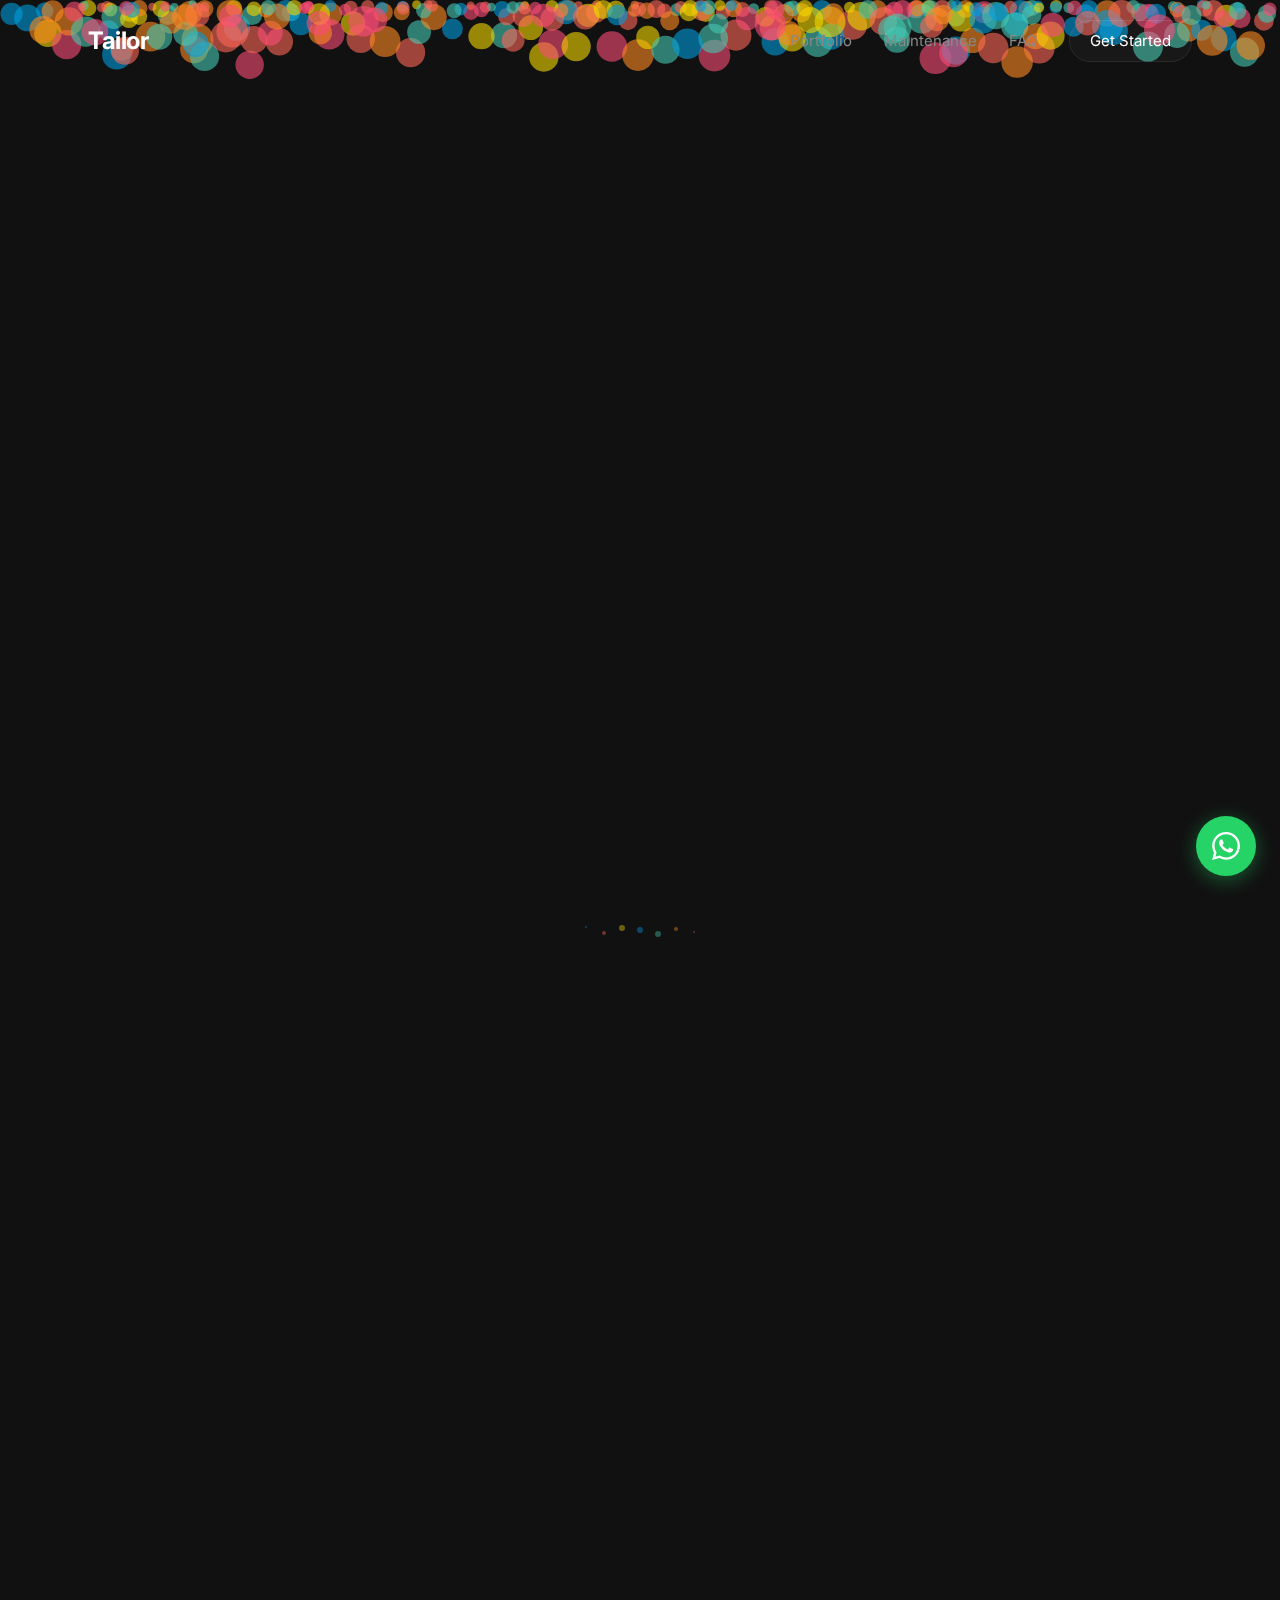
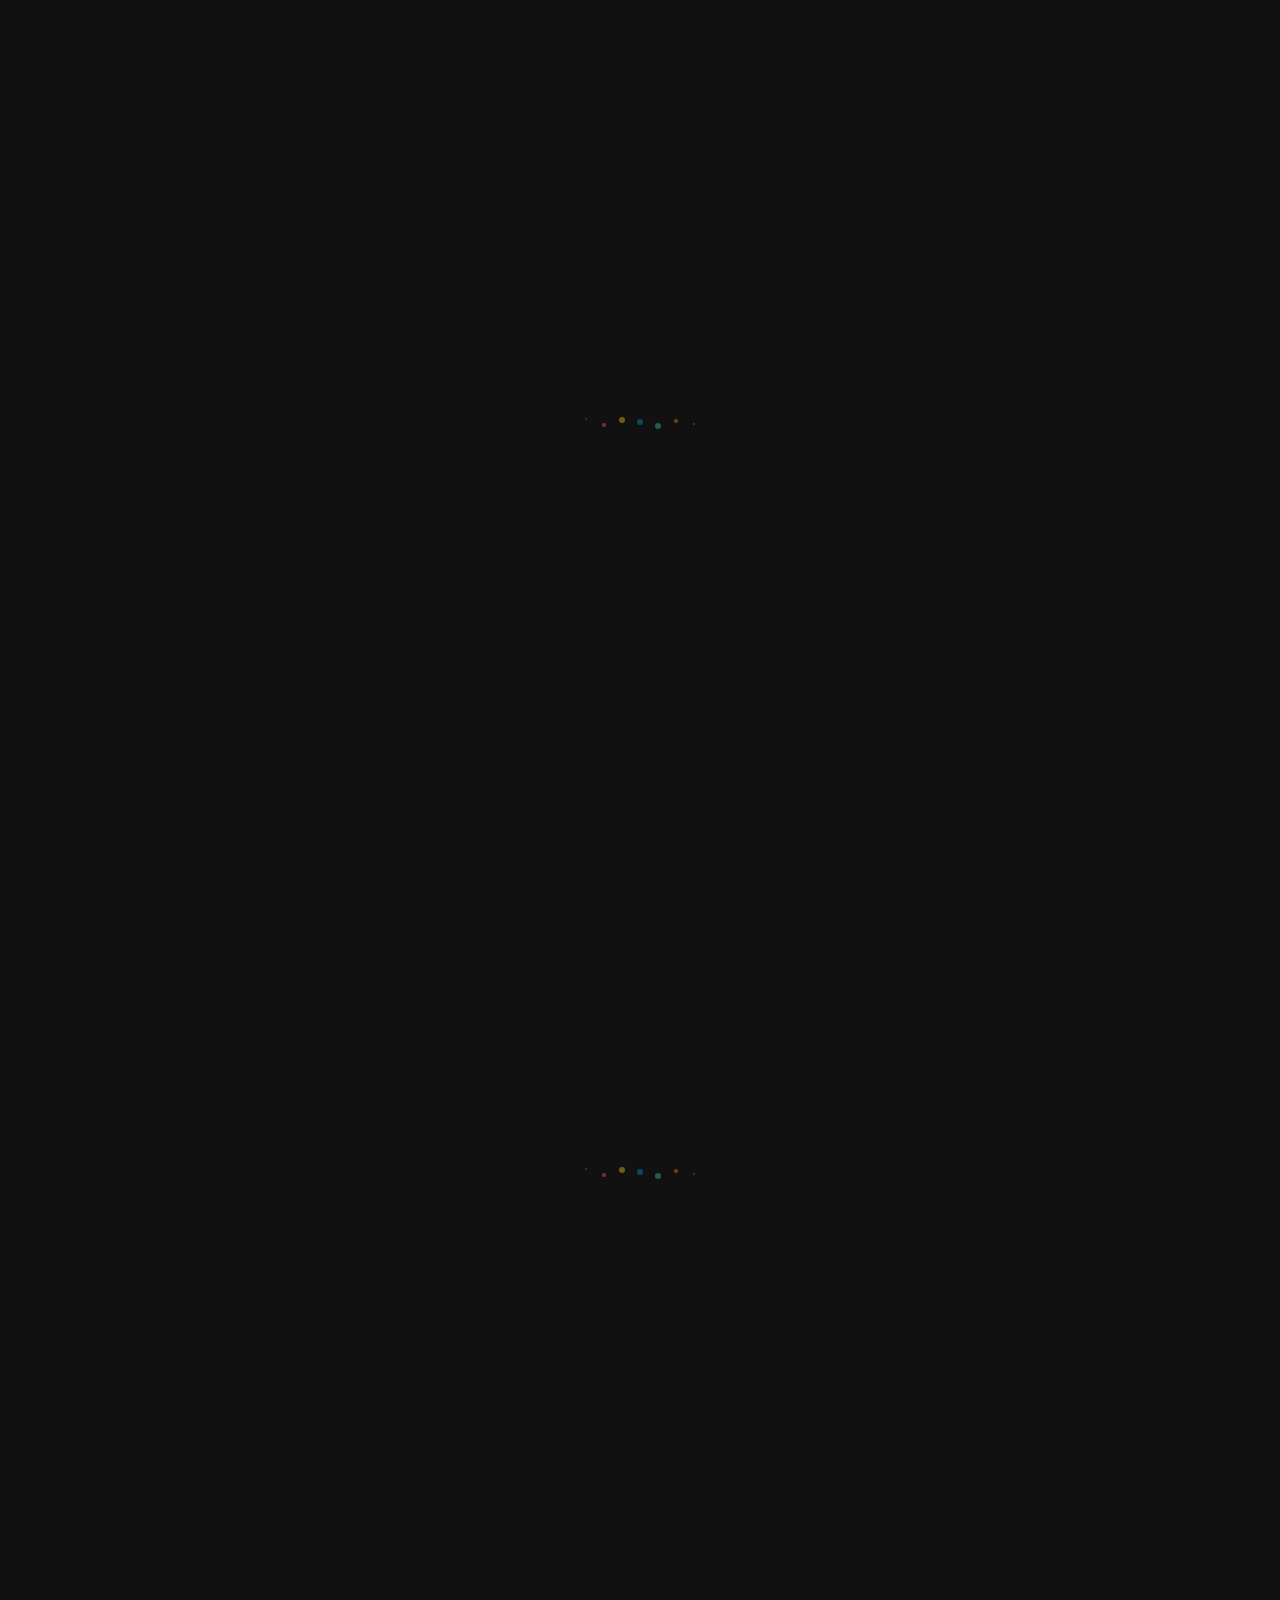
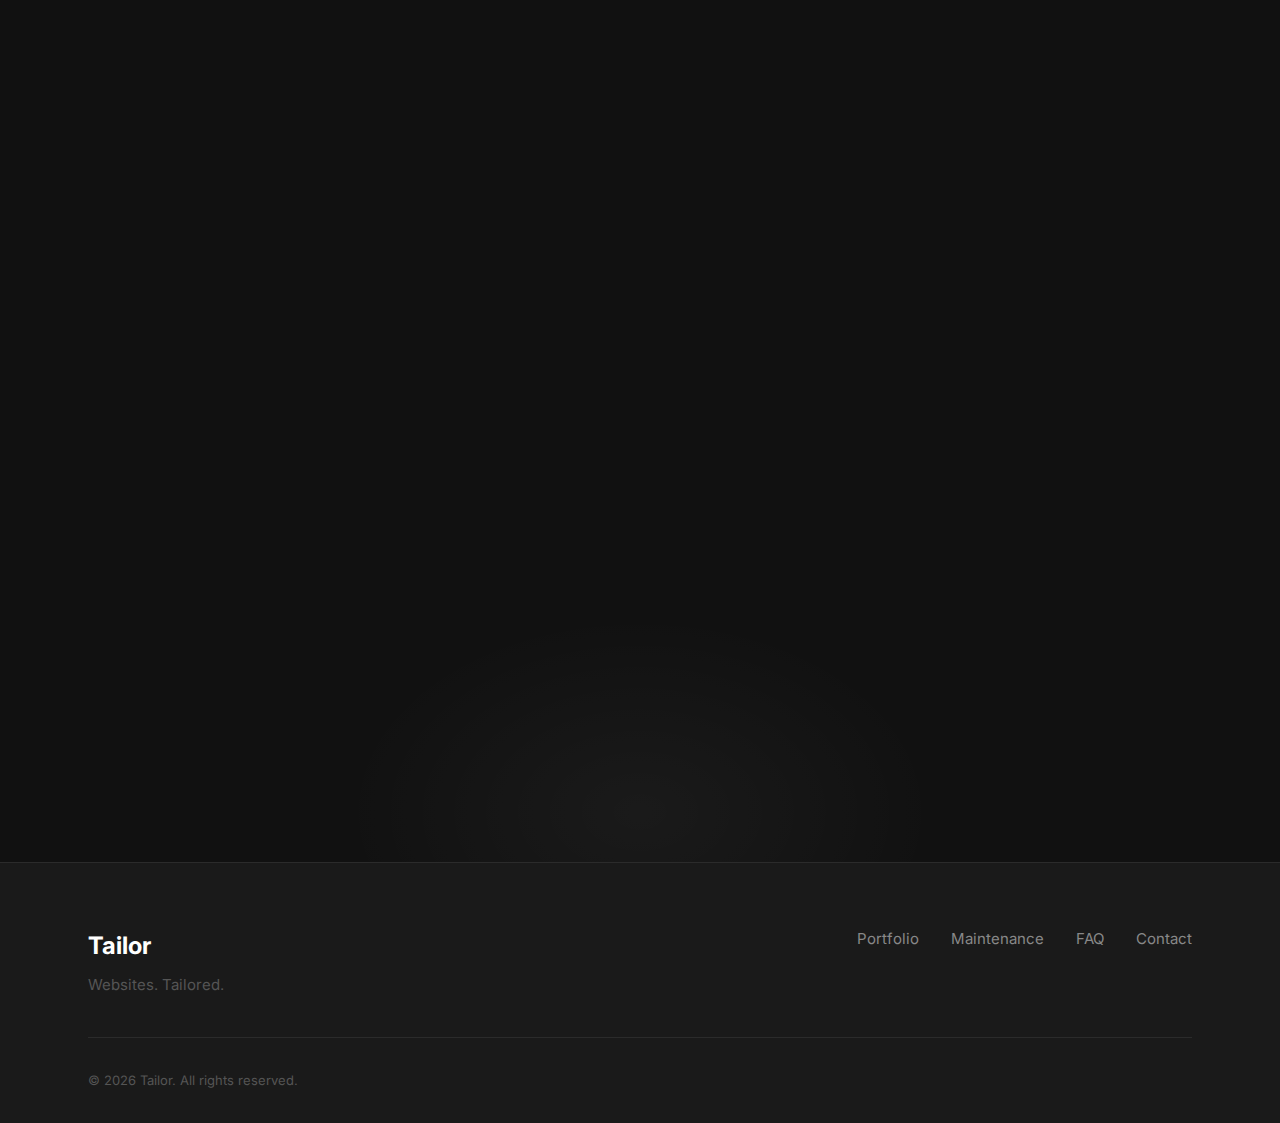
<file: index.html>
<!DOCTYPE html>
<html lang="en">

<head>
    <meta charset="UTF-8">
    <meta name="viewport" content="width=device-width, initial-scale=1.0">
    <meta name="description"
        content="Tailor creates custom websites built by AI and refined by humans. Premium web design for busy professionals and small businesses. From €200.">
    <meta name="theme-color" content="#111111">
    <meta name="robots" content="index, follow">
    <meta name="author" content="Tailor">
    <meta property="og:title" content="Tailor — Websites. Tailored.">
    <meta property="og:description"
        content="Custom websites built by AI, refined by humans. Premium web design from €200.">
    <meta property="og:type" content="website">
    <meta property="og:url" content="https://nixocode.github.io/Tailor/">
    <meta name="twitter:card" content="summary_large_image">
    <meta name="twitter:title" content="Tailor — Websites. Tailored.">
    <meta name="twitter:description"
        content="Custom websites built by AI, refined by humans. Premium web design from €200.">

    <!-- Security headers -->
    <meta http-equiv="X-Content-Type-Options" content="nosniff">
    <meta http-equiv="X-Frame-Options" content="SAMEORIGIN">
    <meta http-equiv="X-XSS-Protection" content="1; mode=block">
    <meta name="referrer" content="strict-origin-when-cross-origin">
    <meta http-equiv="Permissions-Policy" content="geolocation=(), microphone=(), camera=()">

    <title>Tailor — Websites. Tailored.</title>

    <!-- Favicon -->
    <link rel="icon"
        href="data:image/svg+xml,<svg xmlns='http://www.w3.org/2000/svg' viewBox='0 0 32 32'><rect width='32' height='32' rx='6' fill='%23111'/><text x='50%25' y='50%25' dominant-baseline='central' text-anchor='middle' font-family='Inter,sans-serif' font-weight='700' font-size='20' fill='white'>T</text></svg>">

    <!-- Preconnect -->
    <link rel="preconnect" href="https://fonts.googleapis.com">
    <link rel="preconnect" href="https://fonts.gstatic.com" crossorigin>
    <link href="https://fonts.googleapis.com/css2?family=Inter:wght@400;500;600;700&display=swap" rel="stylesheet">

    <link rel="stylesheet" href="styles.css">
</head>

<body>
    <div class="cursor-glow" id="cursor-glow" aria-hidden="true"></div>
    <a href="#main" class="skip-link">Skip to main content</a>

    <!-- Navigation -->
    <nav class="nav" id="nav" role="navigation" aria-label="Main navigation">
        <div class="nav-container">
            <a href="#" class="nav-logo" aria-label="Tailor - Home">Tailor</a>
            <div class="nav-links">
                <a href="portfolio.html">Portfolio</a>
                <a href="maintenance.html">Maintenance</a>
                <a href="#faq">FAQ</a>
                <a href="#contact" class="nav-cta">Get Started</a>
            </div>
        </div>
    </nav>

    <main id="main">
        <!-- Hero -->
        <section class="hero" id="hero" aria-labelledby="hero-title">
            <canvas class="hero-canvas" id="hero-canvas" aria-hidden="true"></canvas>
            <div class="hero-content">
                <h1 class="hero-title" id="hero-title">
                    <span>Websites.</span>
                    <span class="text-accent">Tailored.</span>
                </h1>
                <p class="hero-subtitle">
                    Custom websites built by AI, refined by humans.<br>
                    Launch in days, not months.
                </p>
                <div class="hero-ctas">
                    <a href="#contact" class="btn btn-primary">
                        <span>Get Started</span>
                        <svg width="18" height="18" viewBox="0 0 24 24" fill="none" stroke="currentColor"
                            stroke-width="2" aria-hidden="true">
                            <path d="M5 12h14M12 5l7 7-7 7" />
                        </svg>
                    </a>
                    <a href="#faq" class="btn btn-secondary">Learn More</a>
                </div>
                <div class="hero-stats">
                    <div class="stat">
                        <span class="stat-number">50+</span>
                        <span class="stat-label">Websites Launched</span>
                    </div>
                    <div class="stat">
                        <span class="stat-number">5 days</span>
                        <span class="stat-label">Average Delivery</span>
                    </div>
                    <div class="stat">
                        <span class="stat-number">4.9★</span>
                        <span class="stat-label">Client Rating</span>
                    </div>
                </div>
            </div>
            <div class="hero-scroll" aria-hidden="true">
                <span>Scroll</span>
            </div>
        </section>

        <!-- Section Divider -->
        <div class="section-divider" aria-hidden="true"></div>

        <!-- Pricing -->
        <section class="section" id="pricing" aria-labelledby="pricing-title">
            <div class="container">
                <header class="section-header">
                    <span class="section-label reveal">Pricing</span>
                    <h2 class="section-title reveal" id="pricing-title">Simple, transparent pricing.</h2>
                </header>
                <div class="pricing-grid">
                    <div class="pricing-card reveal">
                        <span class="pricing-label">Starter</span>
                        <div class="pricing-price">€200</div>
                        <p class="pricing-desc">Perfect for personal sites and landing pages.</p>
                        <ul class="pricing-features">
                            <li>Single-page website</li>
                            <li>Mobile responsive</li>
                            <li>1 revision round</li>
                            <li>3-day delivery</li>
                            <li>1 year hosting included</li>
                        </ul>
                        <a href="#contact" class="btn btn-secondary">Get Started</a>
                    </div>
                    <div class="pricing-card pricing-card--featured reveal">
                        <span class="pricing-badge">Most Popular</span>
                        <span class="pricing-label">Professional</span>
                        <div class="pricing-price">€500</div>
                        <p class="pricing-desc">For businesses that need a full online presence.</p>
                        <ul class="pricing-features">
                            <li>Multi-page website (up to 5)</li>
                            <li>Mobile responsive</li>
                            <li>SEO optimization</li>
                            <li>3 revision rounds</li>
                            <li>5-day delivery</li>
                            <li>1 year hosting included</li>
                            <li>Contact form setup</li>
                        </ul>
                        <a href="#contact" class="btn btn-primary">Get Started
                            <svg width="18" height="18" viewBox="0 0 24 24" fill="none" stroke="currentColor"
                                stroke-width="2" aria-hidden="true">
                                <path d="M5 12h14M12 5l7 7-7 7" />
                            </svg>
                        </a>
                    </div>
                    <div class="pricing-card reveal">
                        <span class="pricing-label">Premium</span>
                        <div class="pricing-price">€1000<span class="pricing-plus">+</span></div>
                        <p class="pricing-desc">Custom design with unlimited refinements.</p>
                        <ul class="pricing-features">
                            <li>Fully custom design</li>
                            <li>Unlimited pages</li>
                            <li>Advanced SEO</li>
                            <li>Unlimited revisions</li>
                            <li>Priority support</li>
                            <li>1 year hosting included</li>
                            <li>Performance optimization</li>
                            <li>Analytics setup</li>
                        </ul>
                        <a href="#contact" class="btn btn-secondary">Get Started</a>
                    </div>
                </div>
            </div>
        </section>

        <!-- Section Divider -->
        <div class="section-divider" aria-hidden="true"></div>

        <!-- FAQ -->
        <section class="section" id="faq" aria-labelledby="faq-title">
            <div class="container">
                <header class="section-header">
                    <span class="section-label reveal">FAQ</span>
                    <h2 class="section-title reveal" id="faq-title">Common questions.</h2>
                </header>
                <div class="faq-grid">
                    <div class="faq-item reveal">
                        <h3>How long does it take?</h3>
                        <p>Most projects are delivered within 5-7 business days. Starter sites can be ready in as little
                            as 3 days.</p>
                    </div>
                    <div class="faq-item reveal">
                        <h3>What if I don't like it?</h3>
                        <p>Every plan includes revision rounds. Premium includes unlimited revisions until you're 100%
                            satisfied.</p>
                    </div>
                    <div class="faq-item reveal">
                        <h3>Do I own my website?</h3>
                        <p>Yes, 100%. You own all the code, content, and design. We can transfer everything to you at
                            any time.</p>
                    </div>
                    <div class="faq-item reveal">
                        <h3>What about hosting?</h3>
                        <p>First year of hosting is included with all plans. After that, you can continue with our
                            maintenance plans or host elsewhere.</p>
                    </div>
                    <div class="faq-item reveal">
                        <h3>Can you update my existing site?</h3>
                        <p>Absolutely. We can refresh your current website or migrate it to a faster, modern platform.
                            Get in touch to discuss.</p>
                    </div>
                    <div class="faq-item reveal">
                        <h3>Is SEO included?</h3>
                        <p>All sites are built with SEO best practices. Professional and Premium plans include dedicated
                            optimization.</p>
                    </div>
                </div>
            </div>
        </section>

        <!-- Section Divider -->
        <div class="section-divider" aria-hidden="true"></div>

        <!-- Testimonials -->
        <section class="section" id="testimonials" aria-labelledby="testimonials-title">
            <div class="container">
                <header class="section-header">
                    <span class="section-label reveal">Testimonials</span>
                    <h2 class="section-title reveal" id="testimonials-title">What our clients say.</h2>
                </header>
                <div class="testimonials-grid">
                    <div class="testimonial-card reveal">
                        <div class="testimonial-stars">★★★★★</div>
                        <p class="testimonial-quote">"They delivered our restaurant website in just 4 days. The design
                            is stunning and we've seen a 40% increase in online reservations."</p>
                        <div class="testimonial-author">
                            <span class="testimonial-name">Maria R.</span>
                            <span class="testimonial-role">Restaurant Owner</span>
                        </div>
                    </div>
                    <div class="testimonial-card reveal">
                        <div class="testimonial-stars">★★★★★</div>
                        <p class="testimonial-quote">"Professional, fast, and the result exceeded expectations. Our new
                            site converts 3x better than the old one."</p>
                        <div class="testimonial-author">
                            <span class="testimonial-name">Thomas K.</span>
                            <span class="testimonial-role">Consulting Firm</span>
                        </div>
                    </div>
                    <div class="testimonial-card reveal">
                        <div class="testimonial-stars">★★★★★</div>
                        <p class="testimonial-quote">"Best investment for my small business. The maintenance plan means
                            I never have to worry about updates or security."</p>
                        <div class="testimonial-author">
                            <span class="testimonial-name">Sophie L.</span>
                            <span class="testimonial-role">Wellness Studio</span>
                        </div>
                    </div>
                </div>
            </div>
        </section>

        <!-- CTA -->
        <section class="section section-cta" id="contact" aria-labelledby="cta-title">
            <div class="cta-glow" aria-hidden="true"></div>
            <div class="container">
                <div class="cta-content">
                    <h2 class="cta-title reveal" id="cta-title">
                        Ready to get<br>
                        <span class="text-accent">started?</span>
                    </h2>
                    <p class="cta-subtitle reveal">No commitment. We'll reach out within 24 hours.</p>

                    <!-- Security indicators -->
                    <div class="security-badges reveal">
                        <div class="security-badge">
                            <svg viewBox="0 0 24 24" fill="none" stroke="currentColor" stroke-width="2">
                                <rect x="3" y="11" width="18" height="11" rx="2" ry="2" />
                                <path d="M7 11V7a5 5 0 0110 0v4" />
                            </svg>
                            <span>Secure Connection</span>
                        </div>
                        <div class="security-badge">
                            <svg viewBox="0 0 24 24" fill="none" stroke="currentColor" stroke-width="2">
                                <path d="M12 22s8-4 8-10V5l-8-3-8 3v7c0 6 8 10 8 10z" />
                                <path d="M9 12l2 2 4-4" />
                            </svg>
                            <span>GDPR Compliant</span>
                        </div>
                        <div class="security-badge">
                            <svg viewBox="0 0 24 24" fill="none" stroke="currentColor" stroke-width="2">
                                <path d="M22 11.08V12a10 10 0 11-5.93-9.14" />
                                <polyline points="22 4 12 14.01 9 11.01" />
                            </svg>
                            <span>No Spam, Ever</span>
                        </div>
                    </div>

                    <form class="cta-form reveal" id="cta-form" novalidate>
                        <!-- Honeypot field for bot protection -->
                        <div style="position: absolute; left: -9999px;" aria-hidden="true">
                            <label for="website">Leave empty</label>
                            <input type="text" id="website" name="website" tabindex="-1" autocomplete="off">
                        </div>
                        <div class="form-group">
                            <label for="email" class="visually-hidden">Email address</label>
                            <input type="email" id="email" name="email" placeholder="your@email.com" required
                                autocomplete="email" aria-describedby="privacy-note" aria-invalid="false"
                                maxlength="254">
                            <button type="submit" class="btn btn-primary">
                                <span>Start Now</span>
                                <svg width="18" height="18" viewBox="0 0 24 24" fill="none" stroke="currentColor"
                                    stroke-width="2" aria-hidden="true">
                                    <path d="M5 12h14M12 5l7 7-7 7" />
                                </svg>
                            </button>
                        </div>
                    </form>
                    <p class="cta-privacy reveal" id="privacy-note">Your data is protected. We never share your
                        information.</p>
                    <p class="cta-alt reveal">Or message us directly on <a href="https://wa.me/1234567890"
                            class="whatsapp-link" target="_blank" rel="noopener">WhatsApp</a></p>
                </div>
            </div>
        </section>
    </main>

    <!-- Footer -->
    <footer class="footer" role="contentinfo">
        <div class="container">
            <div class="footer-content">
                <div class="footer-brand">
                    <a href="#" class="footer-logo">Tailor</a>
                    <p>Websites. Tailored.</p>
                </div>
                <nav class="footer-links" aria-label="Footer navigation">
                    <a href="portfolio.html">Portfolio</a>
                    <a href="maintenance.html">Maintenance</a>
                    <a href="#faq">FAQ</a>
                    <a href="#contact">Contact</a>
                </nav>
            </div>
            <div class="footer-bottom">
                <p>&copy; 2026 Tailor. All rights reserved.</p>
            </div>
        </div>
    </footer>

    <!-- WhatsApp Floating Button -->
    <a href="https://wa.me/1234567890" class="whatsapp-float" target="_blank" rel="noopener"
        aria-label="Chat on WhatsApp">
        <svg viewBox="0 0 24 24" fill="currentColor">
            <path
                d="M17.472 14.382c-.297-.149-1.758-.867-2.03-.967-.273-.099-.471-.148-.67.15-.197.297-.767.966-.94 1.164-.173.199-.347.223-.644.075-.297-.15-1.255-.463-2.39-1.475-.883-.788-1.48-1.761-1.653-2.059-.173-.297-.018-.458.13-.606.134-.133.298-.347.446-.52.149-.174.198-.298.298-.497.099-.198.05-.371-.025-.52-.075-.149-.669-1.612-.916-2.207-.242-.579-.487-.5-.669-.51-.173-.008-.371-.01-.57-.01-.198 0-.52.074-.792.372-.272.297-1.04 1.016-1.04 2.479 0 1.462 1.065 2.875 1.213 3.074.149.198 2.096 3.2 5.077 4.487.709.306 1.262.489 1.694.625.712.227 1.36.195 1.871.118.571-.085 1.758-.719 2.006-1.413.248-.694.248-1.289.173-1.413-.074-.124-.272-.198-.57-.347m-5.421 7.403h-.004a9.87 9.87 0 01-5.031-1.378l-.361-.214-3.741.982.998-3.648-.235-.374a9.86 9.86 0 01-1.51-5.26c.001-5.45 4.436-9.884 9.888-9.884 2.64 0 5.122 1.03 6.988 2.898a9.825 9.825 0 012.893 6.994c-.003 5.45-4.437 9.884-9.885 9.884m8.413-18.297A11.815 11.815 0 0012.05 0C5.495 0 .16 5.335.157 11.892c0 2.096.547 4.142 1.588 5.945L.057 24l6.305-1.654a11.882 11.882 0 005.683 1.448h.005c6.554 0 11.89-5.335 11.893-11.893a11.821 11.821 0 00-3.48-8.413z" />
        </svg>
    </a>

    <style>
        .visually-hidden {
            position: absolute;
            width: 1px;
            height: 1px;
            padding: 0;
            margin: -1px;
            overflow: hidden;
            clip: rect(0, 0, 0, 0);
            white-space: nowrap;
            border: 0;
        }
    </style>

    <script src="script.js"></script>
</body>

</html>
</file>
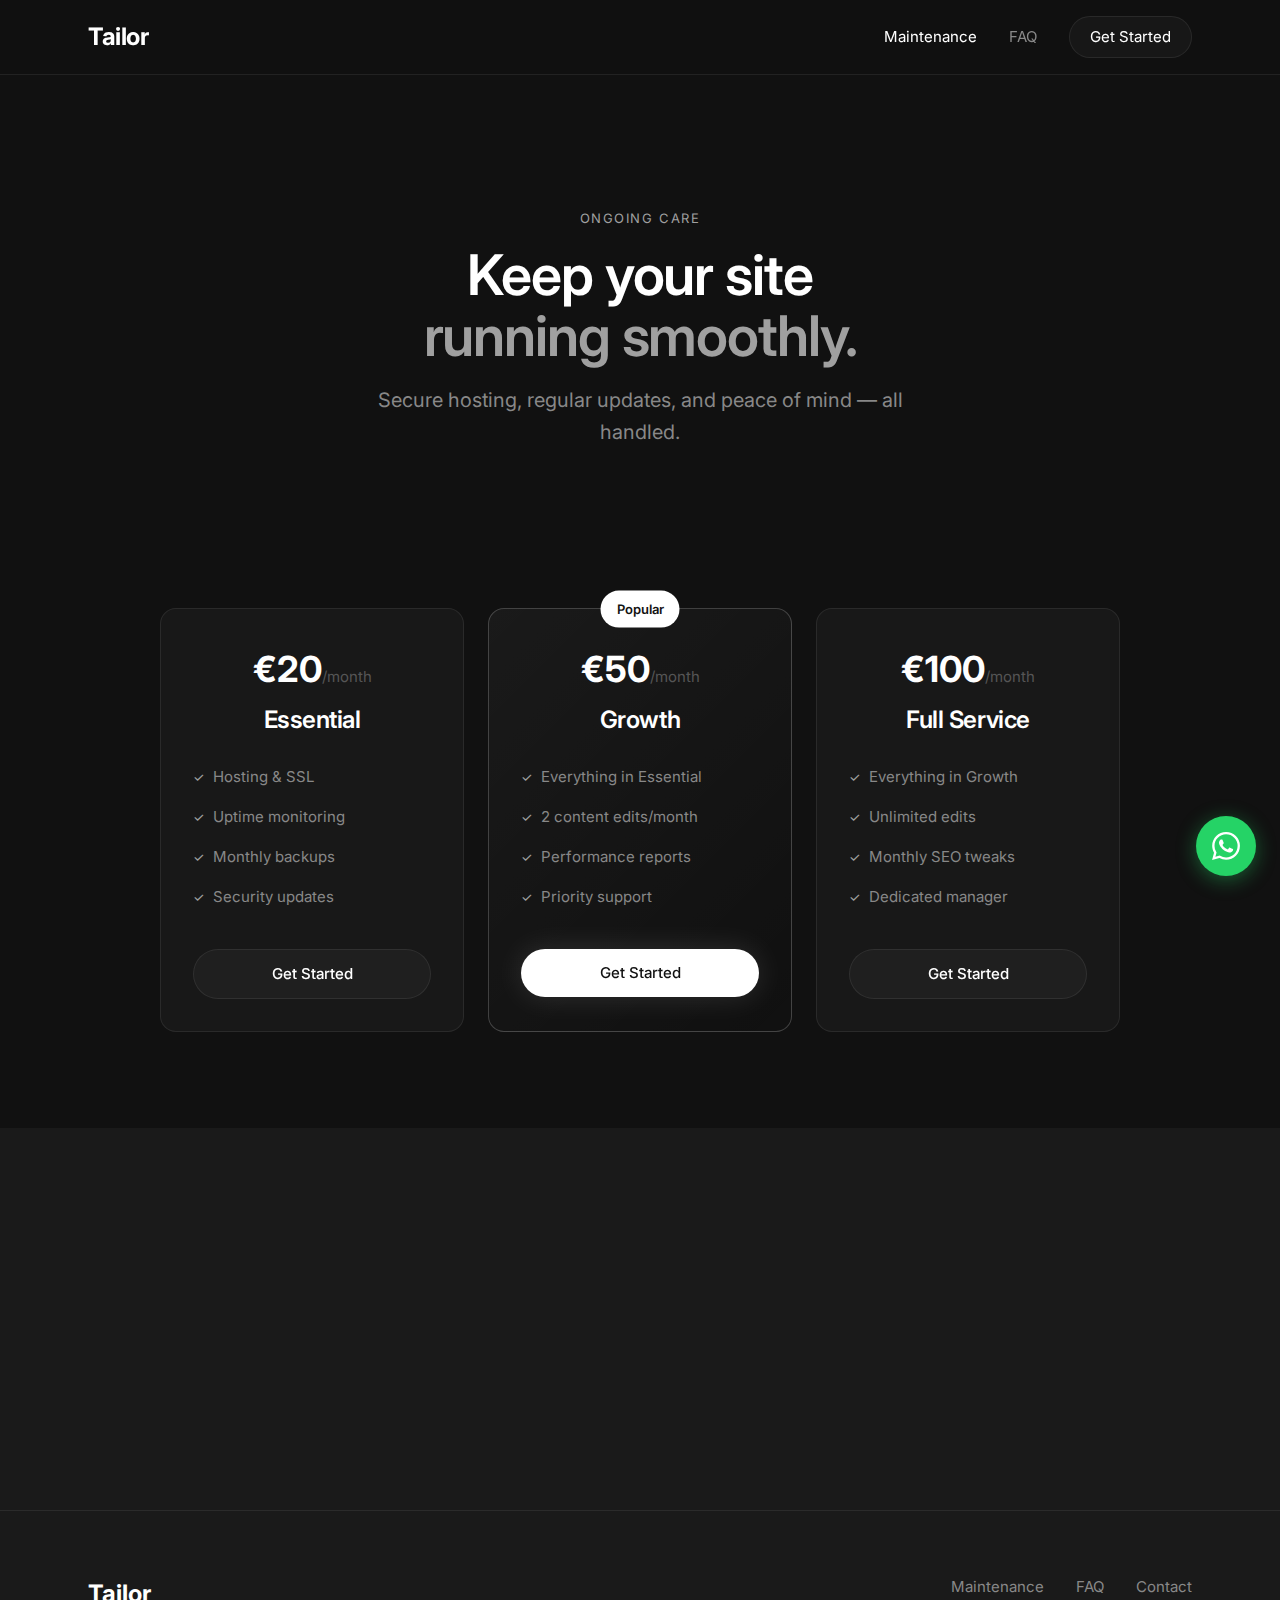
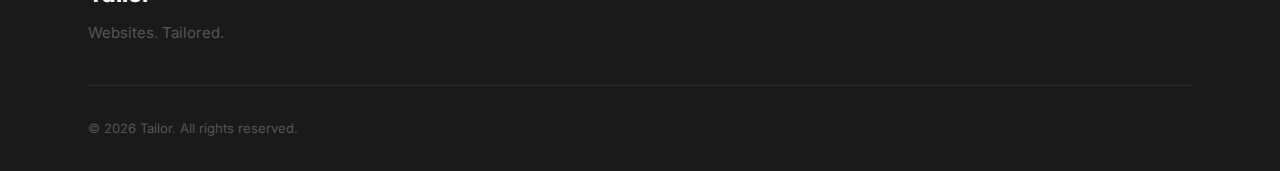
<file: maintenance.html>
<!DOCTYPE html>
<html lang="en">

<head>
    <meta charset="UTF-8">
    <meta name="viewport" content="width=device-width, initial-scale=1.0">
    <meta name="description"
        content="Tailor Maintenance Plans - Keep your website secure, fast, and up-to-date. From €20/month.">
    <meta name="theme-color" content="#111111">
    <meta name="robots" content="index, follow">
    <meta name="author" content="Tailor">
    <meta property="og:title" content="Maintenance Plans — Tailor">
    <meta property="og:description"
        content="Keep your website secure, fast, and up-to-date with our maintenance plans.">
    <meta property="og:type" content="website">

    <!-- Security headers -->
    <meta http-equiv="X-Content-Type-Options" content="nosniff">
    <meta http-equiv="X-Frame-Options" content="SAMEORIGIN">
    <meta http-equiv="X-XSS-Protection" content="1; mode=block">
    <meta name="referrer" content="strict-origin-when-cross-origin">
    <meta http-equiv="Permissions-Policy" content="geolocation=(), microphone=(), camera=()">

    <title>Maintenance Plans — Tailor</title>

    <!-- Preconnect -->
    <link rel="preconnect" href="https://fonts.googleapis.com">
    <link rel="preconnect" href="https://fonts.gstatic.com" crossorigin>
    <link href="https://fonts.googleapis.com/css2?family=Inter:wght@400;500;600;700&display=swap" rel="stylesheet">

    <link rel="stylesheet" href="styles.css">
</head>

<body>
    <a href="#main" class="skip-link">Skip to main content</a>

    <!-- Navigation -->
    <nav class="nav nav-scrolled-always" id="nav" role="navigation" aria-label="Main navigation">
        <div class="nav-container">
            <a href="index.html" class="nav-logo" aria-label="Tailor - Home">Tailor</a>
            <div class="nav-links">
                <a href="maintenance.html" class="active">Maintenance</a>
                <a href="index.html#faq">FAQ</a>
                <a href="index.html#contact" class="nav-cta">Get Started</a>
            </div>
        </div>
    </nav>

    <main id="main">
        <!-- Hero -->
        <section class="page-hero" aria-labelledby="page-title">
            <div class="container">
                <span class="section-label reveal">Ongoing Care</span>
                <h1 class="page-title reveal" id="page-title">
                    Keep your site<br>
                    <span class="text-accent">running smoothly.</span>
                </h1>
                <p class="page-subtitle reveal">Secure hosting, regular updates, and peace of mind — all handled.</p>
            </div>
        </section>

        <!-- Maintenance Plans -->
        <section class="section" id="plans" aria-labelledby="plans-title">
            <div class="container">
                <div class="maintenance-grid">
                    <div class="maintenance-card reveal">
                        <div class="maintenance-price">€20<span>/month</span></div>
                        <h3>Essential</h3>
                        <ul>
                            <li>Hosting & SSL</li>
                            <li>Uptime monitoring</li>
                            <li>Monthly backups</li>
                            <li>Security updates</li>
                        </ul>
                        <a href="index.html#contact" class="btn btn-secondary">Get Started</a>
                    </div>
                    <div class="maintenance-card maintenance-popular reveal">
                        <div class="maintenance-badge">Popular</div>
                        <div class="maintenance-price">€50<span>/month</span></div>
                        <h3>Growth</h3>
                        <ul>
                            <li>Everything in Essential</li>
                            <li>2 content edits/month</li>
                            <li>Performance reports</li>
                            <li>Priority support</li>
                        </ul>
                        <a href="index.html#contact" class="btn btn-primary">Get Started</a>
                    </div>
                    <div class="maintenance-card reveal">
                        <div class="maintenance-price">€100<span>/month</span></div>
                        <h3>Full Service</h3>
                        <ul>
                            <li>Everything in Growth</li>
                            <li>Unlimited edits</li>
                            <li>Monthly SEO tweaks</li>
                            <li>Dedicated manager</li>
                        </ul>
                        <a href="index.html#contact" class="btn btn-secondary">Get Started</a>
                    </div>
                </div>
            </div>
        </section>

        <!-- CTA -->
        <section class="section section-alt" aria-labelledby="cta-title">
            <div class="container">
                <div class="simple-cta reveal">
                    <h2 id="cta-title">Ready to secure your site?</h2>
                    <p>Get in touch and we'll set up your maintenance plan within 24 hours.</p>
                    <a href="index.html#contact" class="btn btn-primary">
                        <span>Contact Us</span>
                        <svg width="18" height="18" viewBox="0 0 24 24" fill="none" stroke="currentColor"
                            stroke-width="2" aria-hidden="true">
                            <path d="M5 12h14M12 5l7 7-7 7" />
                        </svg>
                    </a>
                </div>
            </div>
        </section>
    </main>

    <!-- Footer -->
    <footer class="footer" role="contentinfo">
        <div class="container">
            <div class="footer-content">
                <div class="footer-brand">
                    <a href="index.html" class="footer-logo">Tailor</a>
                    <p>Websites. Tailored.</p>
                </div>
                <nav class="footer-links" aria-label="Footer navigation">
                    <a href="maintenance.html">Maintenance</a>
                    <a href="index.html#faq">FAQ</a>
                    <a href="index.html#contact">Contact</a>
                </nav>
            </div>
            <div class="footer-bottom">
                <p>&copy; 2026 Tailor. All rights reserved.</p>
            </div>
        </div>
    </footer>

    <!-- WhatsApp Floating Button -->
    <a href="https://wa.me/1234567890" class="whatsapp-float" target="_blank" rel="noopener"
        aria-label="Chat on WhatsApp">
        <svg viewBox="0 0 24 24" fill="currentColor">
            <path
                d="M17.472 14.382c-.297-.149-1.758-.867-2.03-.967-.273-.099-.471-.148-.67.15-.197.297-.767.966-.94 1.164-.173.199-.347.223-.644.075-.297-.15-1.255-.463-2.39-1.475-.883-.788-1.48-1.761-1.653-2.059-.173-.297-.018-.458.13-.606.134-.133.298-.347.446-.52.149-.174.198-.298.298-.497.099-.198.05-.371-.025-.52-.075-.149-.669-1.612-.916-2.207-.242-.579-.487-.5-.669-.51-.173-.008-.371-.01-.57-.01-.198 0-.52.074-.792.372-.272.297-1.04 1.016-1.04 2.479 0 1.462 1.065 2.875 1.213 3.074.149.198 2.096 3.2 5.077 4.487.709.306 1.262.489 1.694.625.712.227 1.36.195 1.871.118.571-.085 1.758-.719 2.006-1.413.248-.694.248-1.289.173-1.413-.074-.124-.272-.198-.57-.347m-5.421 7.403h-.004a9.87 9.87 0 01-5.031-1.378l-.361-.214-3.741.982.998-3.648-.235-.374a9.86 9.86 0 01-1.51-5.26c.001-5.45 4.436-9.884 9.888-9.884 2.64 0 5.122 1.03 6.988 2.898a9.825 9.825 0 012.893 6.994c-.003 5.45-4.437 9.884-9.885 9.884m8.413-18.297A11.815 11.815 0 0012.05 0C5.495 0 .16 5.335.157 11.892c0 2.096.547 4.142 1.588 5.945L.057 24l6.305-1.654a11.882 11.882 0 005.683 1.448h.005c6.554 0 11.89-5.335 11.893-11.893a11.821 11.821 0 00-3.48-8.413z" />
        </svg>
    </a>

    <script src="script.js"></script>
</body>

</html>
</file>
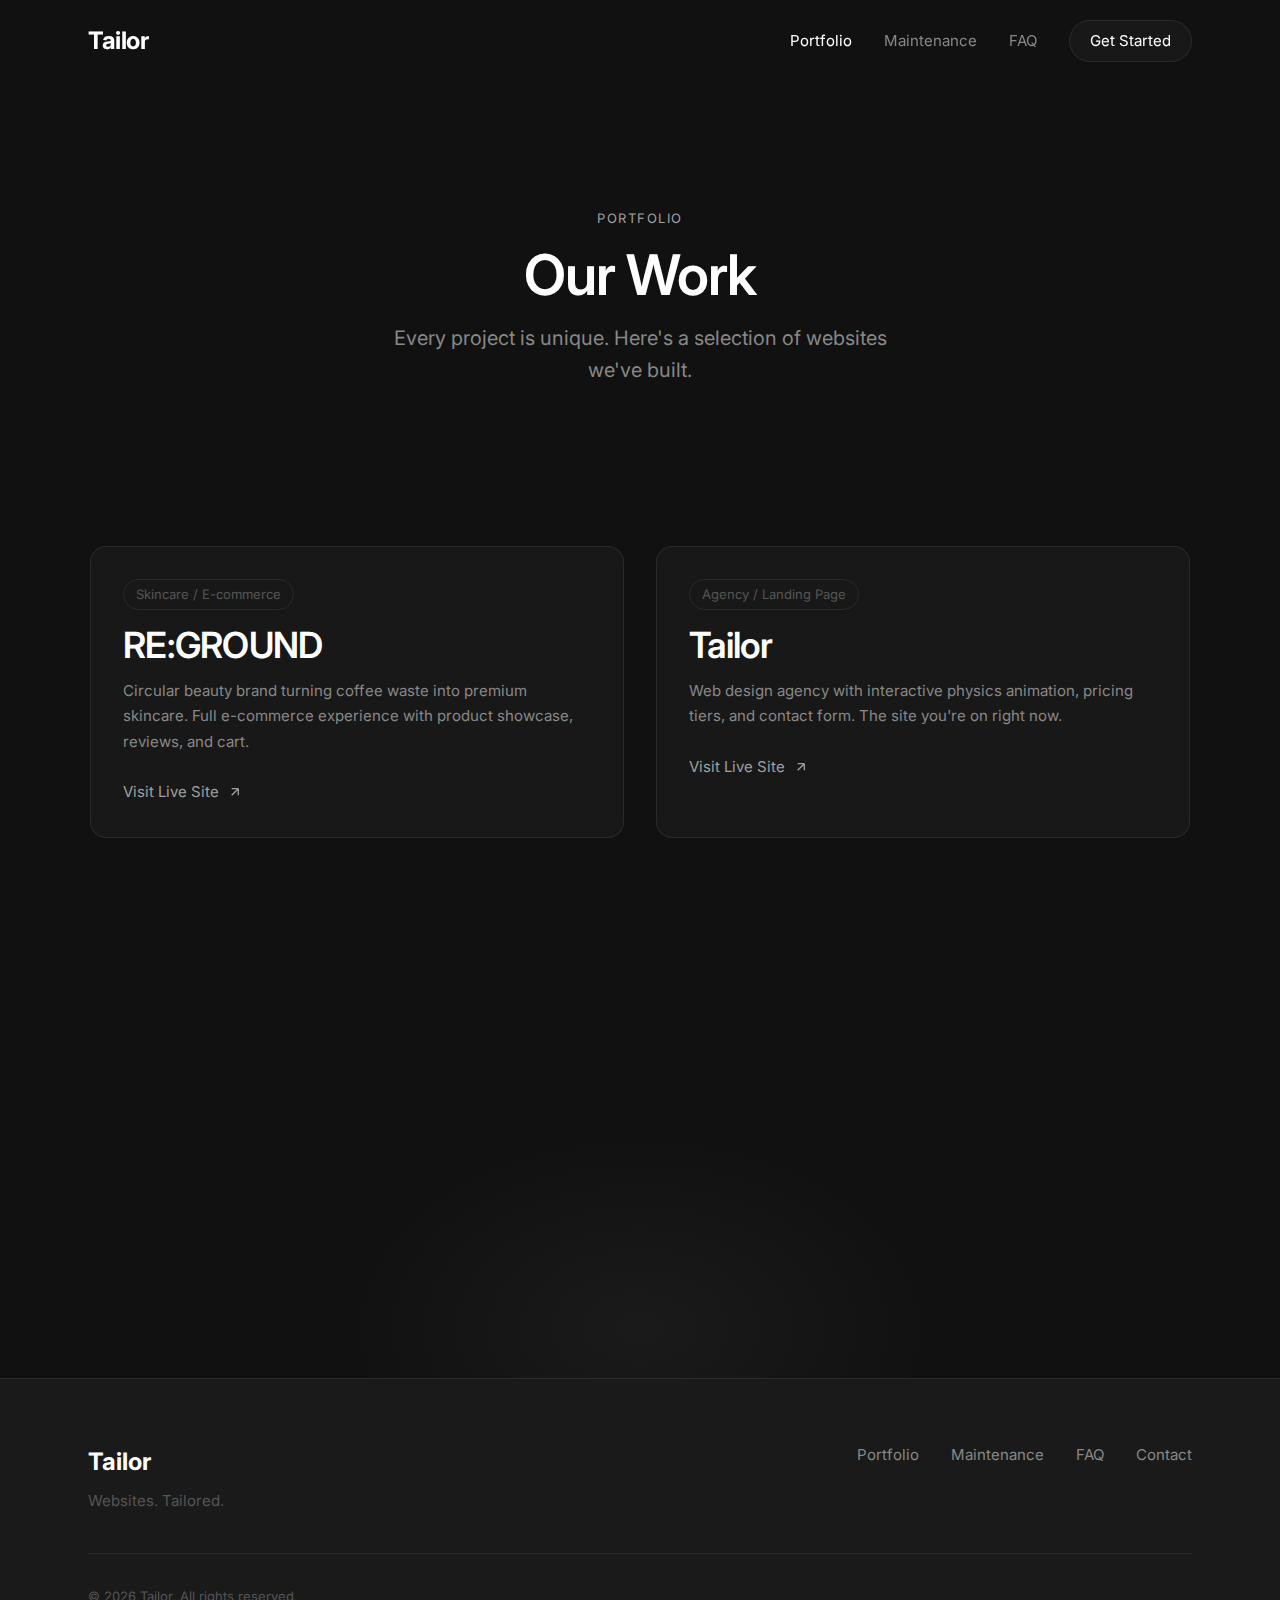
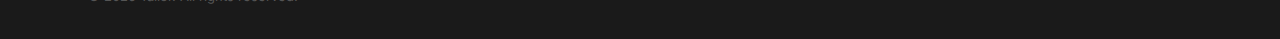
<file: portfolio.html>
<!DOCTYPE html>
<html lang="en">

<head>
    <meta charset="UTF-8">
    <meta name="viewport" content="width=device-width, initial-scale=1.0">
    <meta name="description"
        content="See our portfolio of custom-designed websites. Beautiful, fast, and tailored to each client's unique needs.">
    <meta name="theme-color" content="#111111">
    <meta property="og:title" content="Portfolio — Tailor">
    <meta property="og:description" content="See our portfolio of custom-designed websites.">
    <meta property="og:type" content="website">

    <title>Portfolio — Tailor</title>

    <!-- Favicon -->
    <link rel="icon"
        href="data:image/svg+xml,<svg xmlns='http://www.w3.org/2000/svg' viewBox='0 0 32 32'><rect width='32' height='32' rx='6' fill='%23111'/><text x='50%25' y='50%25' dominant-baseline='central' text-anchor='middle' font-family='Inter,sans-serif' font-weight='700' font-size='20' fill='white'>T</text></svg>">

    <link rel="preconnect" href="https://fonts.googleapis.com">
    <link rel="preconnect" href="https://fonts.gstatic.com" crossorigin>
    <link href="https://fonts.googleapis.com/css2?family=Inter:wght@400;500;600;700&display=swap" rel="stylesheet">
    <link rel="stylesheet" href="styles.css">
</head>

<body>
    <div class="cursor-glow" id="cursor-glow" aria-hidden="true"></div>
    <a href="#main" class="skip-link">Skip to main content</a>

    <!-- Navigation -->
    <nav class="nav" id="nav" role="navigation" aria-label="Main navigation">
        <div class="nav-container">
            <a href="index.html" class="nav-logo" aria-label="Tailor - Home">Tailor</a>
            <div class="nav-links">
                <a href="portfolio.html" class="active">Portfolio</a>
                <a href="maintenance.html">Maintenance</a>
                <a href="index.html#faq">FAQ</a>
                <a href="index.html#contact" class="nav-cta">Get Started</a>
            </div>
        </div>
    </nav>

    <main id="main">
        <!-- Page Hero -->
        <section class="page-hero" aria-labelledby="page-hero-title">
            <div class="container">
                <span class="section-label">Portfolio</span>
                <h1 class="page-hero-title" id="page-hero-title">Our Work</h1>
                <p class="page-hero-subtitle">Every project is unique. Here's a selection of websites we've built.</p>
            </div>
        </section>

        <!-- Portfolio Grid -->
        <section class="section" aria-label="Portfolio projects">
            <div class="container">
                <div class="portfolio-grid">
                    <a href="https://nixocode.github.io/RE-GROUND/" target="_blank" rel="noopener"
                        class="portfolio-card portfolio-card--link reveal">
                        <div class="portfolio-info">
                            <span class="portfolio-tag">Skincare / E-commerce</span>
                            <h3>RE:GROUND</h3>
                            <p>Circular beauty brand turning coffee waste into premium skincare. Full e-commerce
                                experience with product showcase, reviews, and cart.</p>
                            <span class="portfolio-link-text">
                                Visit Live Site
                                <svg width="16" height="16" viewBox="0 0 24 24" fill="none" stroke="currentColor"
                                    stroke-width="2" aria-hidden="true">
                                    <path d="M7 17L17 7M17 7H7M17 7v10" />
                                </svg>
                            </span>
                        </div>
                    </a>
                    <a href="https://nixocode.github.io/Tailor/" target="_blank" rel="noopener"
                        class="portfolio-card portfolio-card--link reveal">
                        <div class="portfolio-info">
                            <span class="portfolio-tag">Agency / Landing Page</span>
                            <h3>Tailor</h3>
                            <p>Web design agency with interactive physics animation, pricing tiers, and contact form.
                                The site you're on right now.</p>
                            <span class="portfolio-link-text">
                                Visit Live Site
                                <svg width="16" height="16" viewBox="0 0 24 24" fill="none" stroke="currentColor"
                                    stroke-width="2" aria-hidden="true">
                                    <path d="M7 17L17 7M17 7H7M17 7v10" />
                                </svg>
                            </span>
                        </div>
                    </a>
                </div>
            </div>
        </section>

        <!-- CTA -->
        <section class="section section-cta" aria-labelledby="portfolio-cta-title">
            <div class="cta-glow" aria-hidden="true"></div>
            <div class="container">
                <div class="cta-content">
                    <h2 class="cta-title reveal" id="portfolio-cta-title">
                        Want something<br>
                        <span class="text-accent">like this?</span>
                    </h2>
                    <p class="cta-subtitle reveal">Let's build your perfect website together.</p>
                    <a href="index.html#contact" class="btn btn-primary reveal">
                        <span>Get Started</span>
                        <svg width="18" height="18" viewBox="0 0 24 24" fill="none" stroke="currentColor"
                            stroke-width="2" aria-hidden="true">
                            <path d="M5 12h14M12 5l7 7-7 7" />
                        </svg>
                    </a>
                </div>
            </div>
        </section>
    </main>

    <!-- Footer -->
    <footer class="footer" role="contentinfo">
        <div class="container">
            <div class="footer-content">
                <div class="footer-brand">
                    <a href="index.html" class="footer-logo">Tailor</a>
                    <p>Websites. Tailored.</p>
                </div>
                <nav class="footer-links" aria-label="Footer navigation">
                    <a href="portfolio.html">Portfolio</a>
                    <a href="maintenance.html">Maintenance</a>
                    <a href="index.html#faq">FAQ</a>
                    <a href="index.html#contact">Contact</a>
                </nav>
            </div>
            <div class="footer-bottom">
                <p>&copy; 2026 Tailor. All rights reserved.</p>
            </div>
        </div>
    </footer>

    <style>
        .visually-hidden {
            position: absolute;
            width: 1px;
            height: 1px;
            padding: 0;
            margin: -1px;
            overflow: hidden;
            clip: rect(0, 0, 0, 0);
            white-space: nowrap;
            border: 0;
        }
    </style>

    <script src="script.js"></script>
</body>

</html>
</file>
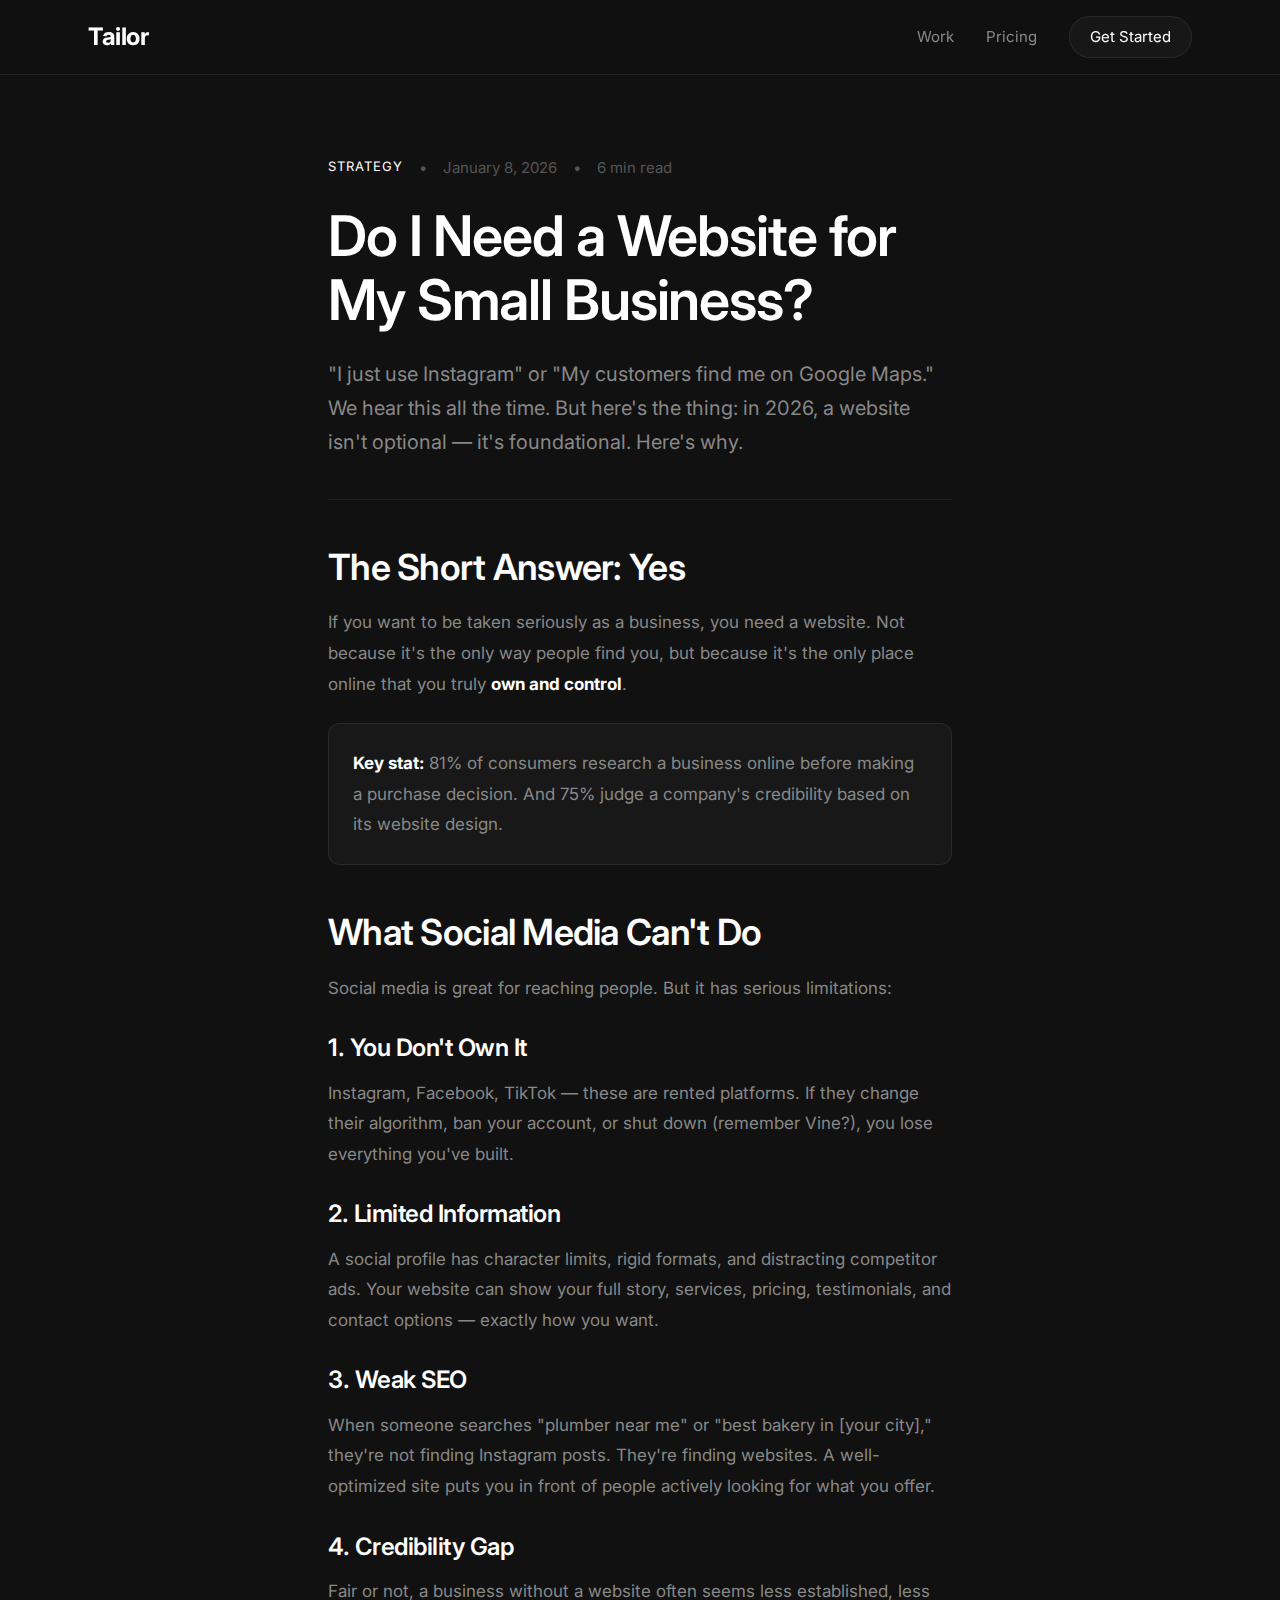
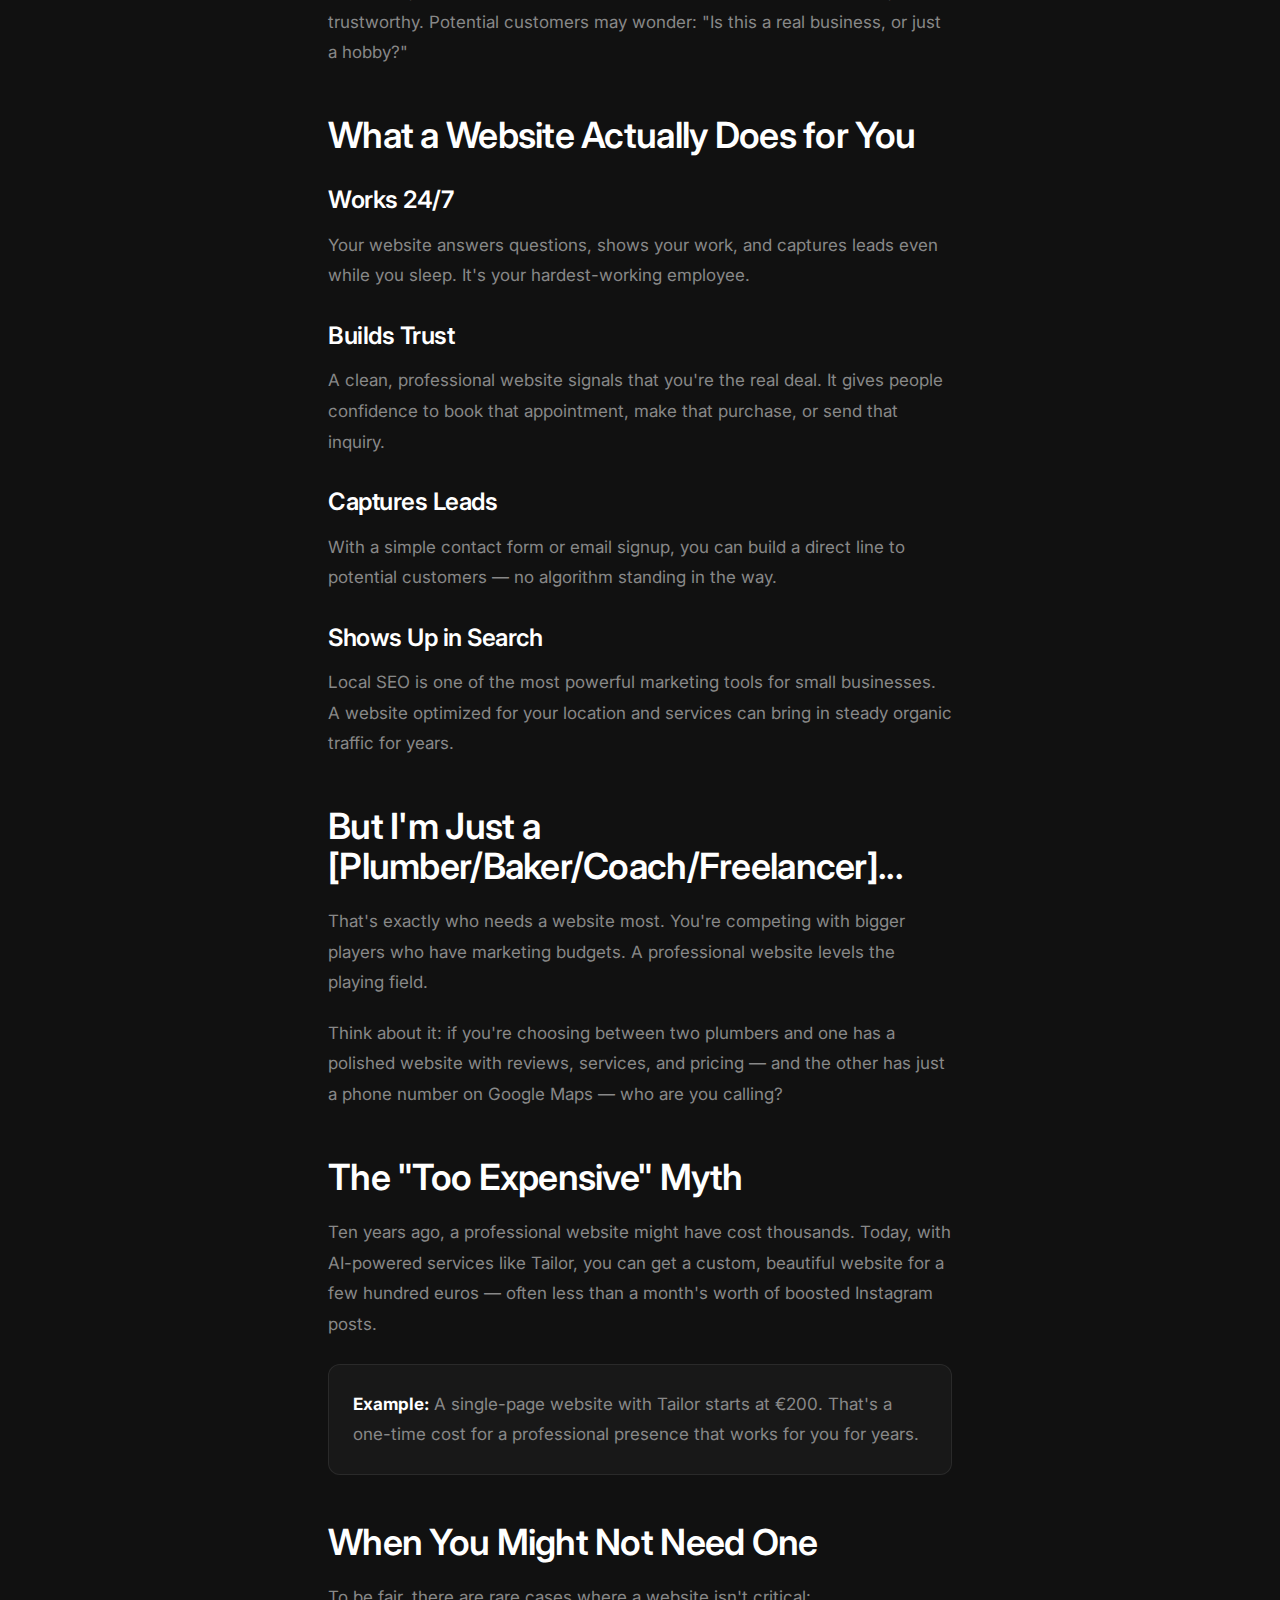
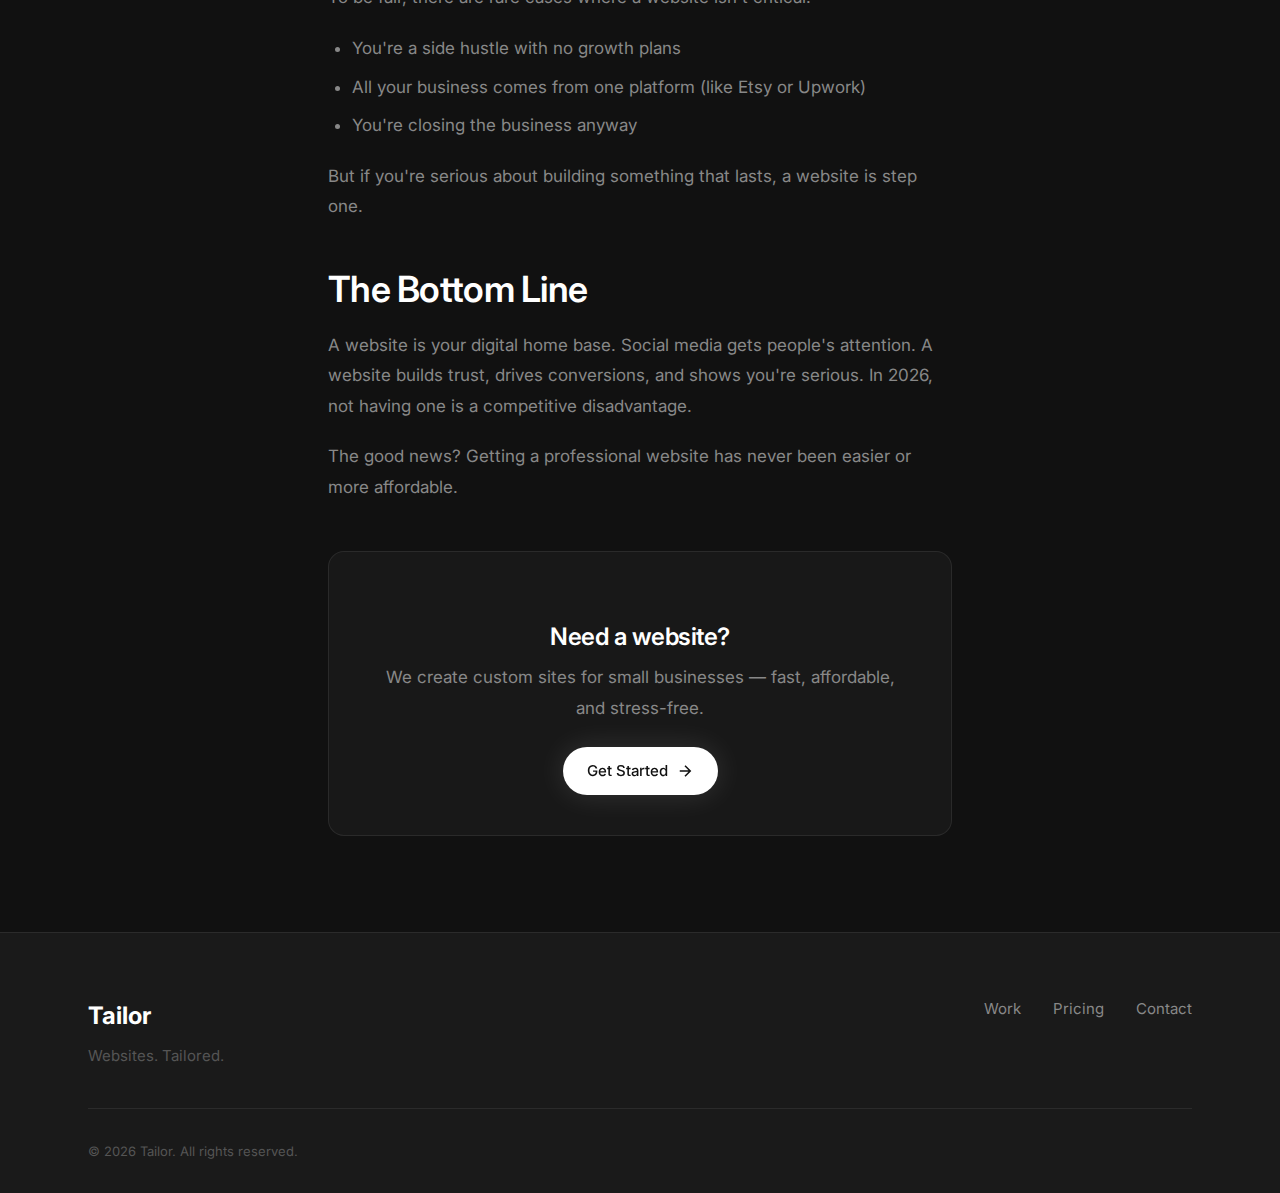
<file: blog/do-i-need-a-website-for-my-small-business.html>
<!DOCTYPE html>
<html lang="en">

<head>
    <meta charset="UTF-8">
    <meta name="viewport" content="width=device-width, initial-scale=1.0">
    <meta name="description"
        content="Is a website still worth it for small businesses in 2026? We explain why having your own website matters more than ever, and when social media isn't enough.">
    <meta name="theme-color" content="#0a0a0f">
    <meta name="robots" content="index, follow">

    <title>Do I Need a Website for My Small Business in 2026? | Tailor</title>

    <link rel="preconnect" href="https://fonts.googleapis.com">
    <link rel="preconnect" href="https://fonts.gstatic.com" crossorigin>
    <link href="https://fonts.googleapis.com/css2?family=Inter:wght@400;500;600;700&display=swap" rel="stylesheet">

    <link rel="stylesheet" href="../styles.css">
    <style>
        .blog-article {
            padding: calc(var(--space-24) + 60px) 0 var(--space-24);
        }

        .blog-container {
            max-width: 720px;
            margin: 0 auto;
            padding: 0 var(--gutter);
        }

        .blog-meta {
            display: flex;
            gap: var(--space-4);
            margin-bottom: var(--space-6);
            font-size: var(--text-sm);
            color: var(--text-muted);
        }

        .blog-category {
            color: var(--accent);
            text-transform: uppercase;
            letter-spacing: 0.08em;
            font-size: var(--text-xs);
        }

        .blog-title {
            font-size: var(--text-3xl);
            margin-bottom: var(--space-6);
            line-height: 1.15;
        }

        .blog-intro {
            font-size: var(--text-lg);
            color: var(--text-secondary);
            line-height: 1.7;
            margin-bottom: var(--space-10);
            padding-bottom: var(--space-10);
            border-bottom: 1px solid var(--border);
        }

        .blog-content h2 {
            font-size: var(--text-2xl);
            margin-top: var(--space-12);
            margin-bottom: var(--space-5);
        }

        .blog-content h3 {
            font-size: var(--text-xl);
            margin-top: var(--space-8);
            margin-bottom: var(--space-4);
        }

        .blog-content p {
            color: var(--text-secondary);
            line-height: 1.8;
            margin-bottom: var(--space-5);
        }

        .blog-content ul,
        .blog-content ol {
            color: var(--text-secondary);
            line-height: 1.8;
            margin-bottom: var(--space-5);
            padding-left: var(--space-6);
        }

        .blog-content li {
            margin-bottom: var(--space-2);
        }

        .blog-content strong {
            color: var(--text-primary);
        }

        .highlight-box {
            background: var(--bg-card);
            border: 1px solid var(--border);
            border-radius: 12px;
            padding: var(--space-6);
            margin: var(--space-6) 0;
        }

        .highlight-box p {
            margin-bottom: 0;
        }

        .blog-cta {
            background: var(--bg-card);
            border: 1px solid var(--border);
            border-radius: 16px;
            padding: var(--space-10);
            text-align: center;
            margin-top: var(--space-12);
        }

        .blog-cta h3 {
            font-size: var(--text-xl);
            margin-bottom: var(--space-3);
        }

        .blog-cta p {
            color: var(--text-secondary);
            margin-bottom: var(--space-6);
        }
    </style>
</head>

<body>
    <!-- Navigation -->
    <nav class="nav scrolled" id="nav" role="navigation">
        <div class="nav-container">
            <a href="../index.html" class="nav-logo">Tailor</a>
            <div class="nav-links">
                <a href="../index.html#portfolio">Work</a>
                <a href="../index.html#pricing">Pricing</a>
                <a href="../index.html#contact" class="nav-cta">Get Started</a>
            </div>
        </div>
    </nav>

    <main>
        <article class="blog-article">
            <div class="blog-container">
                <div class="blog-meta">
                    <span class="blog-category">Strategy</span>
                    <span>•</span>
                    <time datetime="2026-01-08">January 8, 2026</time>
                    <span>•</span>
                    <span>6 min read</span>
                </div>

                <h1 class="blog-title">Do I Need a Website for My Small Business?</h1>

                <p class="blog-intro">
                    "I just use Instagram" or "My customers find me on Google Maps." We hear this all the time. But
                    here's the thing: in 2026, a website isn't optional — it's foundational. Here's why.
                </p>

                <div class="blog-content">
                    <h2>The Short Answer: Yes</h2>
                    <p>
                        If you want to be taken seriously as a business, you need a website. Not because it's the only
                        way people find you, but because it's the only place online that you truly <strong>own and
                            control</strong>.
                    </p>

                    <div class="highlight-box">
                        <p><strong>Key stat:</strong> 81% of consumers research a business online before making a
                            purchase decision. And 75% judge a company's credibility based on its website design.</p>
                    </div>

                    <h2>What Social Media Can't Do</h2>
                    <p>
                        Social media is great for reaching people. But it has serious limitations:
                    </p>

                    <h3>1. You Don't Own It</h3>
                    <p>
                        Instagram, Facebook, TikTok — these are rented platforms. If they change their algorithm, ban
                        your account, or shut down (remember Vine?), you lose everything you've built.
                    </p>

                    <h3>2. Limited Information</h3>
                    <p>
                        A social profile has character limits, rigid formats, and distracting competitor ads. Your
                        website can show your full story, services, pricing, testimonials, and contact options — exactly
                        how you want.
                    </p>

                    <h3>3. Weak SEO</h3>
                    <p>
                        When someone searches "plumber near me" or "best bakery in [your city]," they're not finding
                        Instagram posts. They're finding websites. A well-optimized site puts you in front of people
                        actively looking for what you offer.
                    </p>

                    <h3>4. Credibility Gap</h3>
                    <p>
                        Fair or not, a business without a website often seems less established, less trustworthy.
                        Potential customers may wonder: "Is this a real business, or just a hobby?"
                    </p>

                    <h2>What a Website Actually Does for You</h2>

                    <h3>Works 24/7</h3>
                    <p>
                        Your website answers questions, shows your work, and captures leads even while you sleep. It's
                        your hardest-working employee.
                    </p>

                    <h3>Builds Trust</h3>
                    <p>
                        A clean, professional website signals that you're the real deal. It gives people confidence to
                        book that appointment, make that purchase, or send that inquiry.
                    </p>

                    <h3>Captures Leads</h3>
                    <p>
                        With a simple contact form or email signup, you can build a direct line to potential customers —
                        no algorithm standing in the way.
                    </p>

                    <h3>Shows Up in Search</h3>
                    <p>
                        Local SEO is one of the most powerful marketing tools for small businesses. A website optimized
                        for your location and services can bring in steady organic traffic for years.
                    </p>

                    <h2>But I'm Just a [Plumber/Baker/Coach/Freelancer]...</h2>
                    <p>
                        That's exactly who needs a website most. You're competing with bigger players who have marketing
                        budgets. A professional website levels the playing field.
                    </p>
                    <p>
                        Think about it: if you're choosing between two plumbers and one has a polished website with
                        reviews, services, and pricing — and the other has just a phone number on Google Maps — who are
                        you calling?
                    </p>

                    <h2>The "Too Expensive" Myth</h2>
                    <p>
                        Ten years ago, a professional website might have cost thousands. Today, with AI-powered services
                        like Tailor, you can get a custom, beautiful website for a few hundred euros — often less than a
                        month's worth of boosted Instagram posts.
                    </p>

                    <div class="highlight-box">
                        <p><strong>Example:</strong> A single-page website with Tailor starts at €200. That's a one-time
                            cost for a professional presence that works for you for years.</p>
                    </div>

                    <h2>When You Might Not Need One</h2>
                    <p>
                        To be fair, there are rare cases where a website isn't critical:
                    </p>
                    <ul>
                        <li>You're a side hustle with no growth plans</li>
                        <li>All your business comes from one platform (like Etsy or Upwork)</li>
                        <li>You're closing the business anyway</li>
                    </ul>
                    <p>
                        But if you're serious about building something that lasts, a website is step one.
                    </p>

                    <h2>The Bottom Line</h2>
                    <p>
                        A website is your digital home base. Social media gets people's attention. A website builds
                        trust, drives conversions, and shows you're serious. In 2026, not having one is a competitive
                        disadvantage.
                    </p>
                    <p>
                        The good news? Getting a professional website has never been easier or more affordable.
                    </p>

                    <div class="blog-cta">
                        <h3>Need a website?</h3>
                        <p>We create custom sites for small businesses — fast, affordable, and stress-free.</p>
                        <a href="../index.html#contact" class="btn btn-primary">
                            <span>Get Started</span>
                            <svg width="18" height="18" viewBox="0 0 24 24" fill="none" stroke="currentColor"
                                stroke-width="2">
                                <path d="M5 12h14M12 5l7 7-7 7" />
                            </svg>
                        </a>
                    </div>
                </div>
            </div>
        </article>
    </main>

    <!-- Footer -->
    <footer class="footer">
        <div class="container">
            <div class="footer-content">
                <div class="footer-brand">
                    <a href="../index.html" class="footer-logo">Tailor</a>
                    <p>Websites. Tailored.</p>
                </div>
                <nav class="footer-links">
                    <a href="../index.html#portfolio">Work</a>
                    <a href="../index.html#pricing">Pricing</a>
                    <a href="../index.html#contact">Contact</a>
                </nav>
            </div>
            <div class="footer-bottom">
                <p>&copy; 2026 Tailor. All rights reserved.</p>
            </div>
        </div>
    </footer>
</body>

</html>
</file>
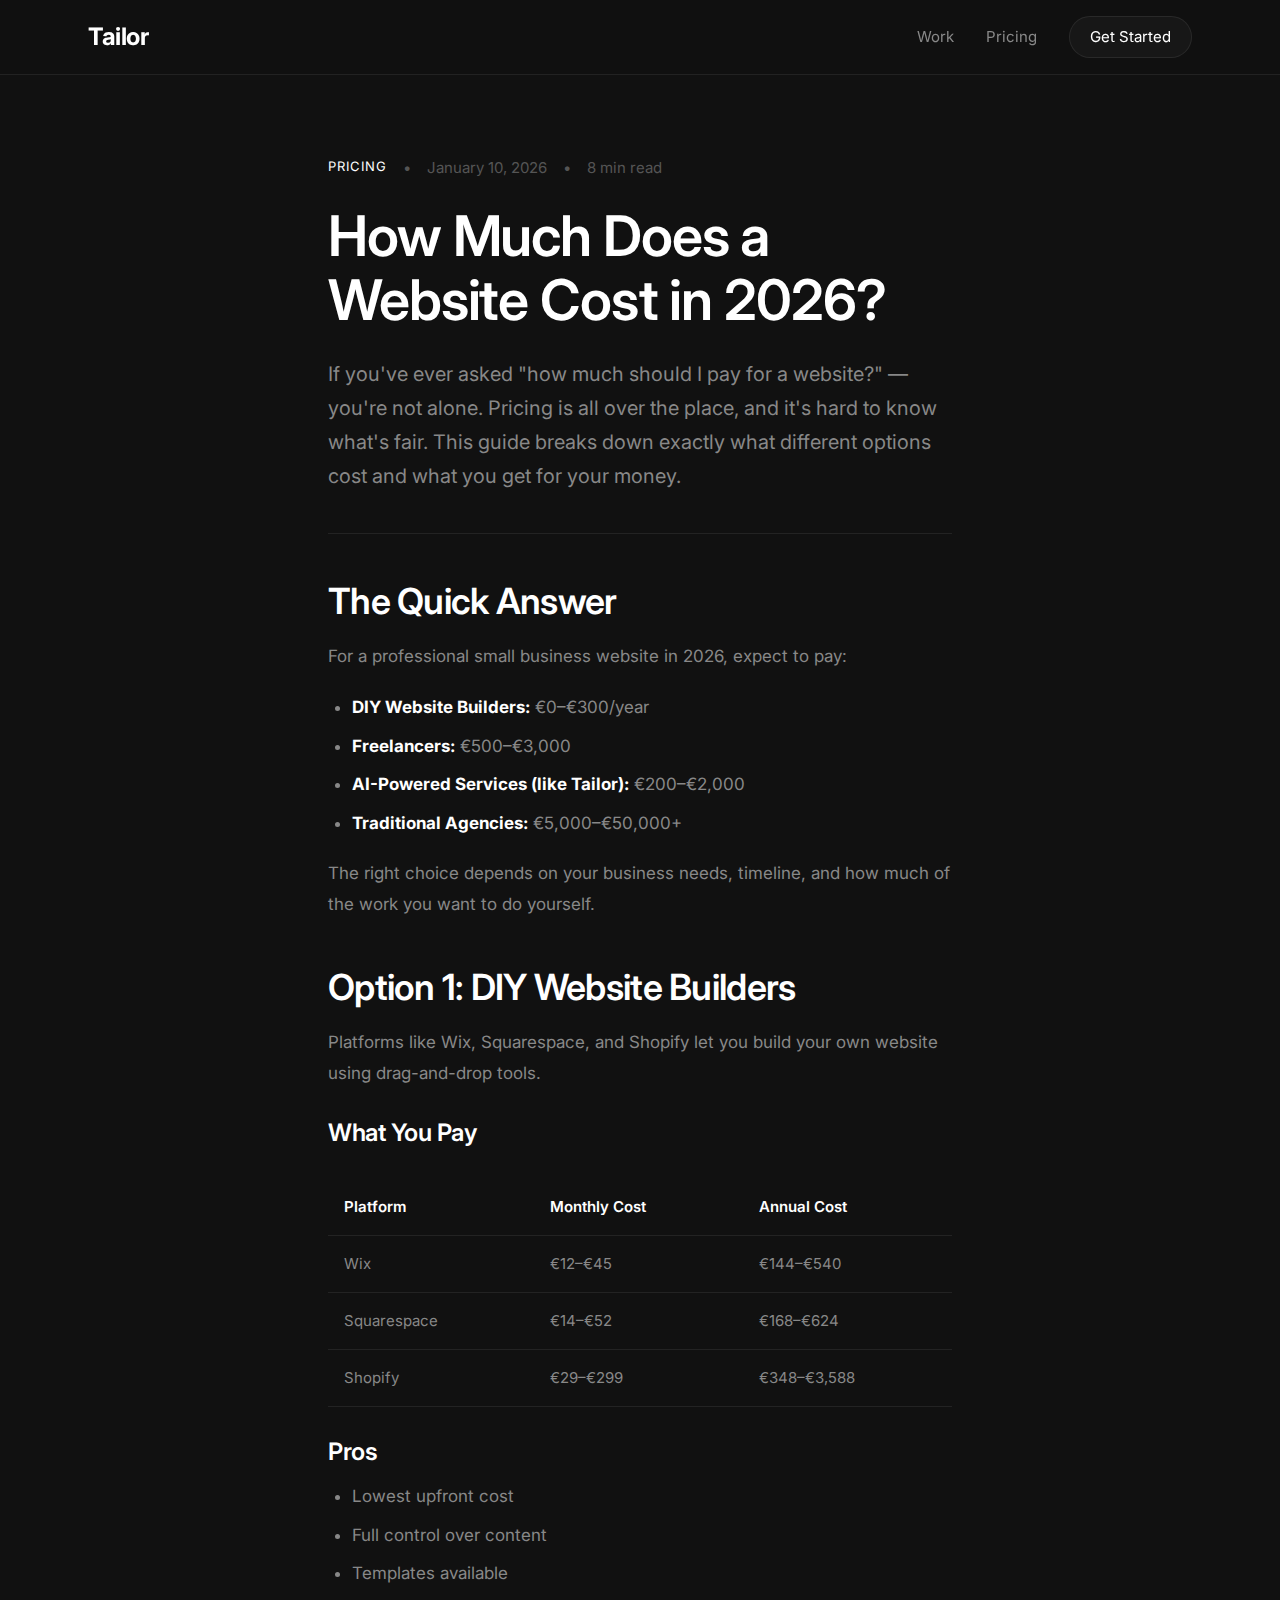
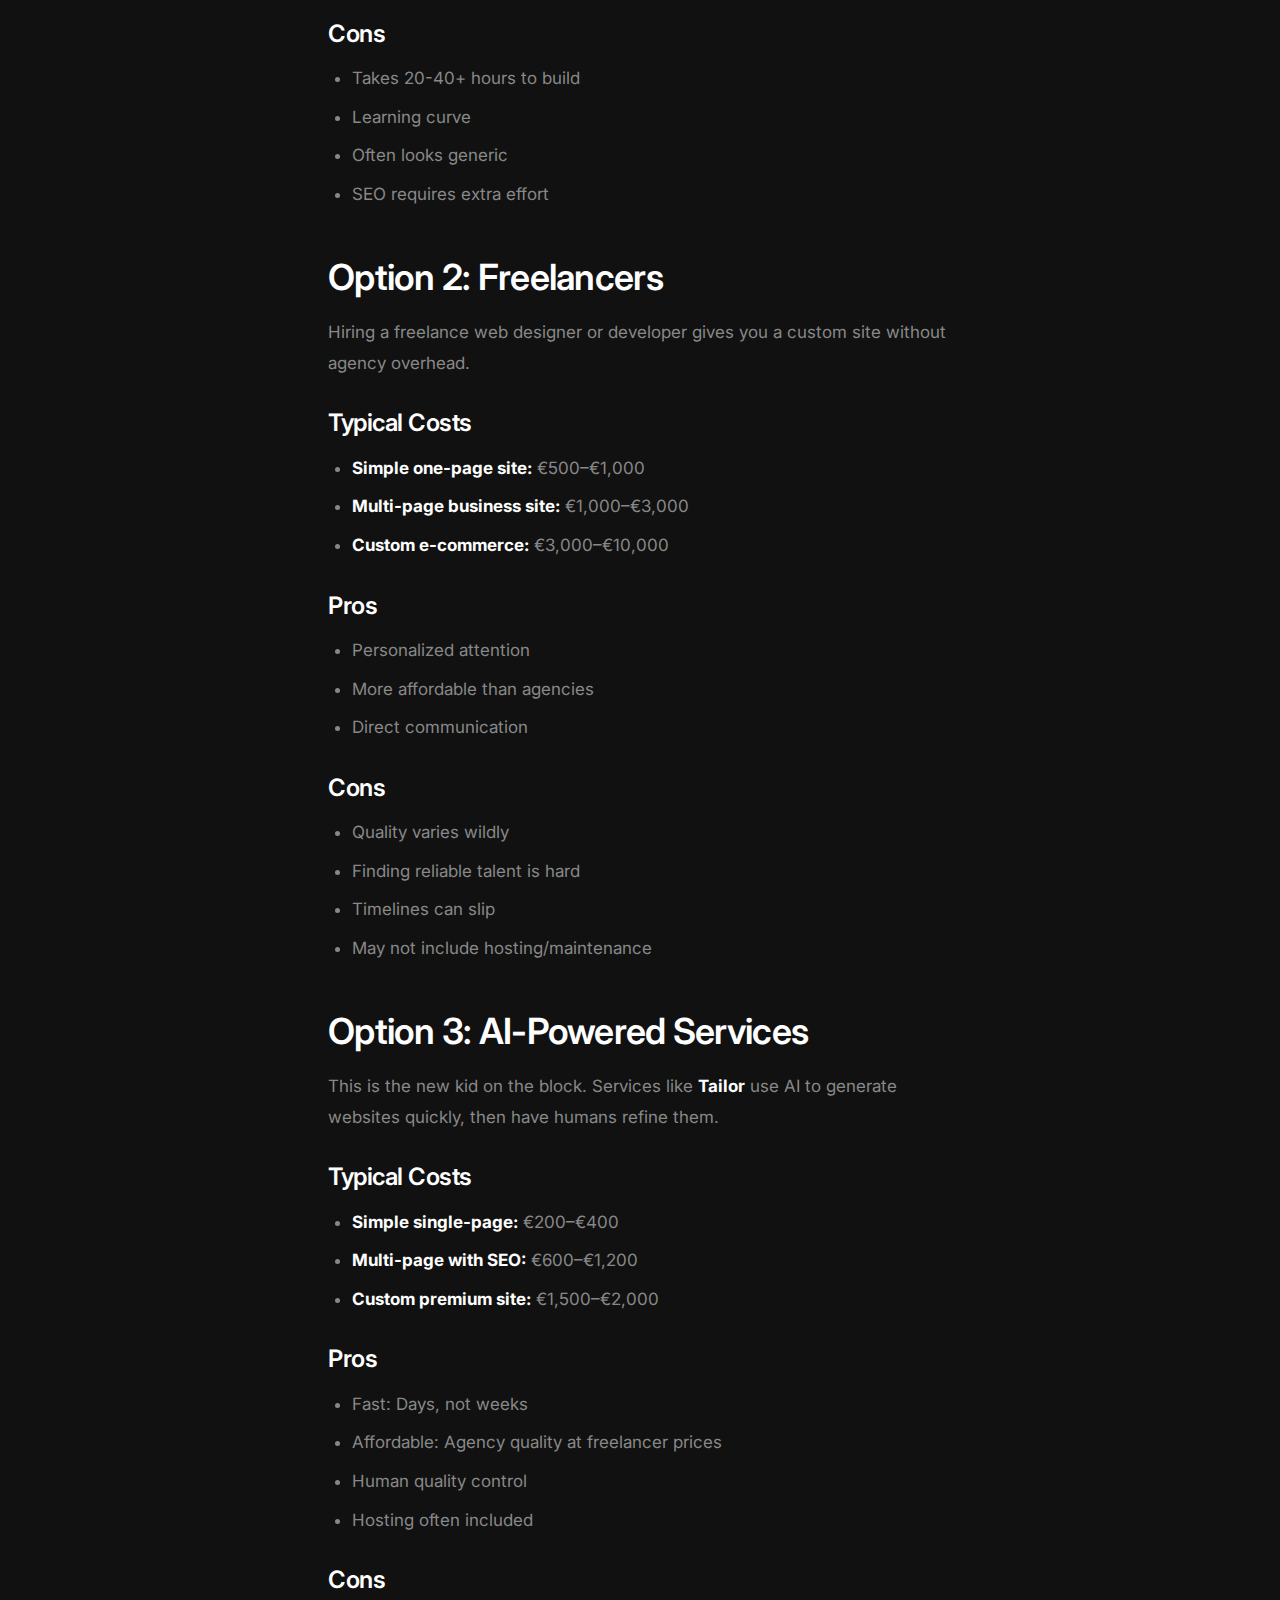
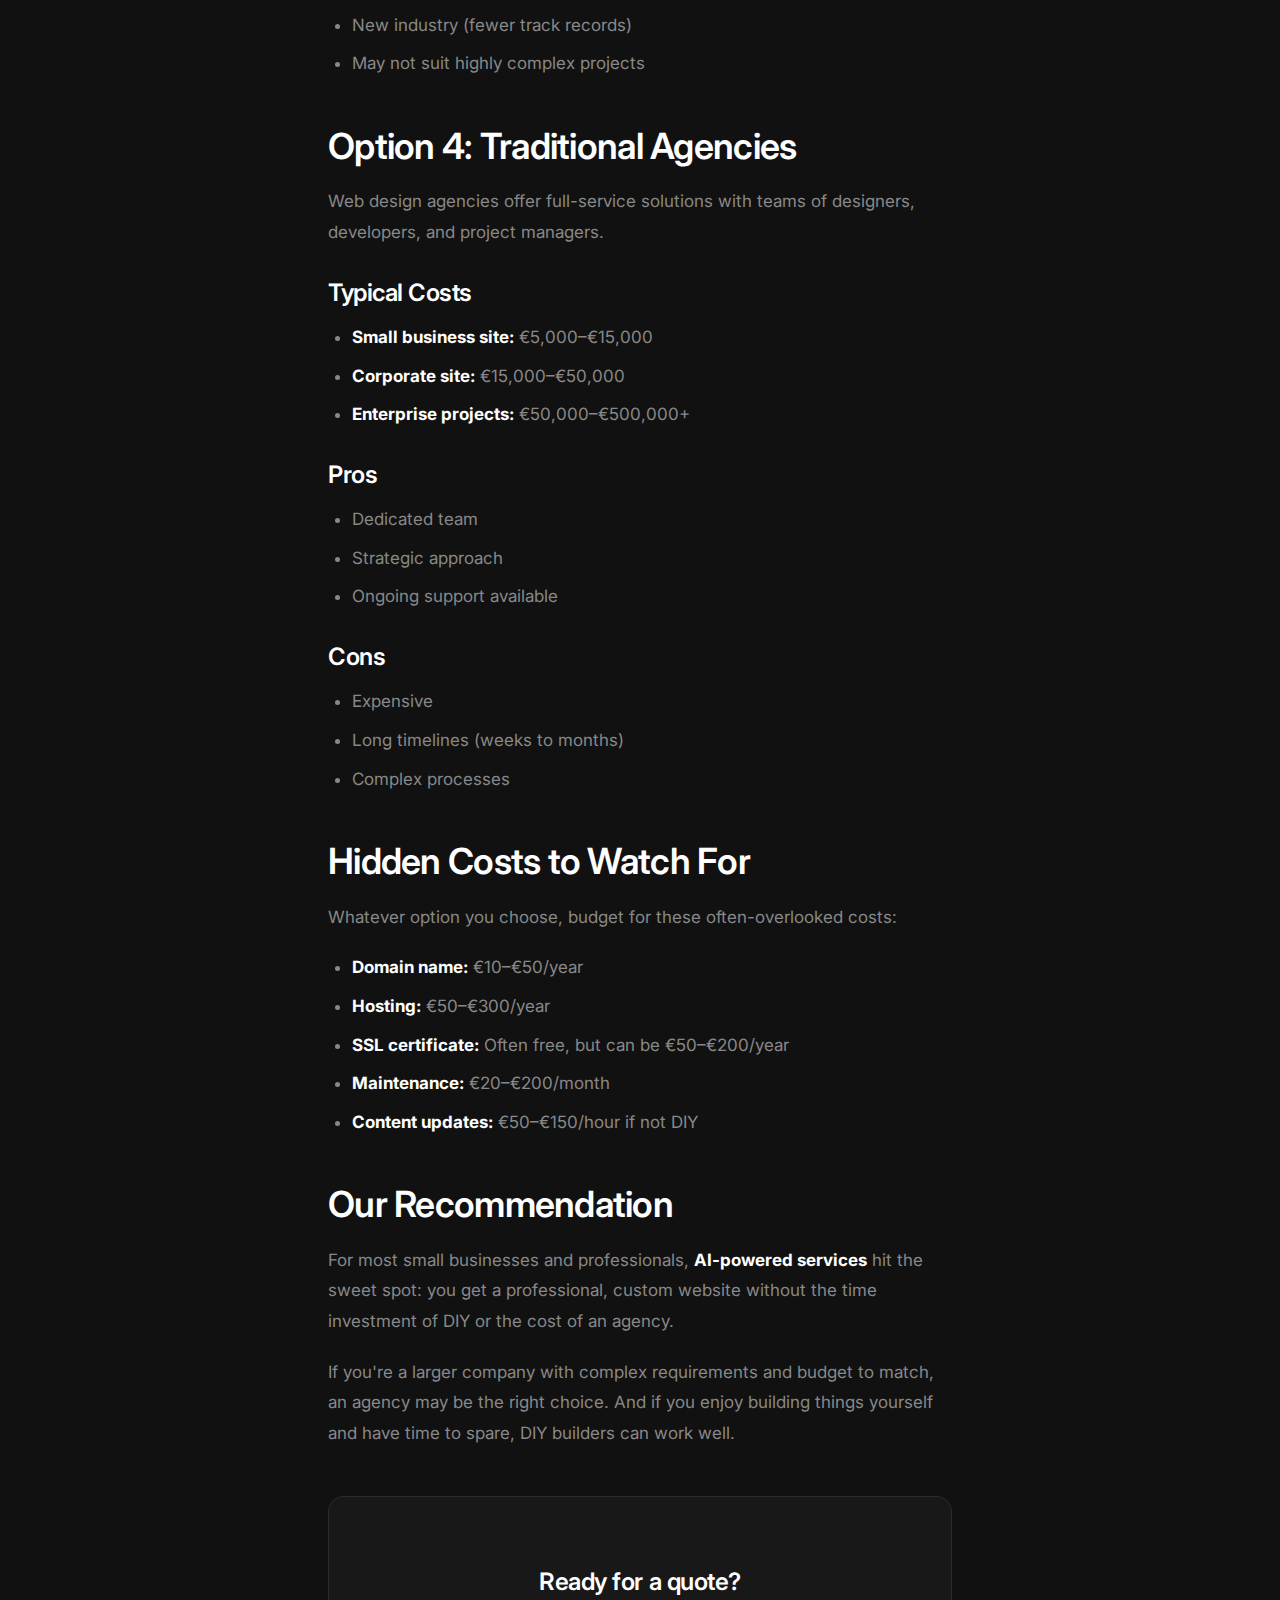
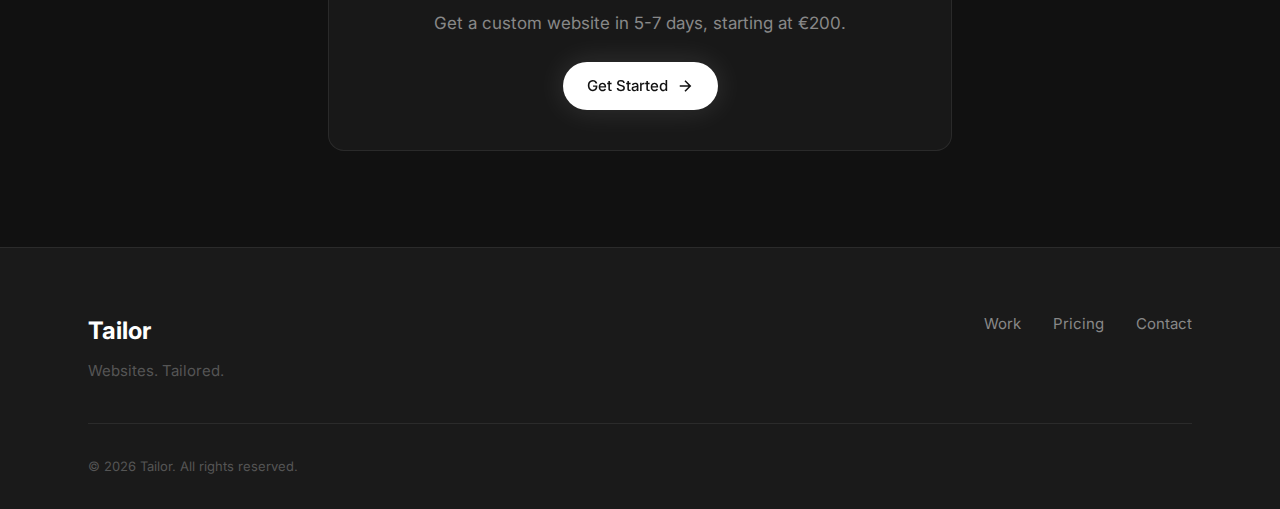
<file: blog/how-much-does-a-website-cost.html>
<!DOCTYPE html>
<html lang="en">

<head>
    <meta charset="UTF-8">
    <meta name="viewport" content="width=device-width, initial-scale=1.0">
    <meta name="description"
        content="Wondering how much a website costs in 2026? We break down pricing from DIY builders to agencies, and explain what you actually get for your money.">
    <meta name="theme-color" content="#0a0a0f">
    <meta name="robots" content="index, follow">

    <title>How Much Does a Website Cost in 2026? Complete Pricing Guide | Tailor</title>

    <link rel="preconnect" href="https://fonts.googleapis.com">
    <link rel="preconnect" href="https://fonts.gstatic.com" crossorigin>
    <link href="https://fonts.googleapis.com/css2?family=Inter:wght@400;500;600;700&display=swap" rel="stylesheet">

    <link rel="stylesheet" href="../styles.css">
    <style>
        .blog-article {
            padding: calc(var(--space-24) + 60px) 0 var(--space-24);
        }

        .blog-container {
            max-width: 720px;
            margin: 0 auto;
            padding: 0 var(--gutter);
        }

        .blog-meta {
            display: flex;
            gap: var(--space-4);
            margin-bottom: var(--space-6);
            font-size: var(--text-sm);
            color: var(--text-muted);
        }

        .blog-category {
            color: var(--accent);
            text-transform: uppercase;
            letter-spacing: 0.08em;
            font-size: var(--text-xs);
        }

        .blog-title {
            font-size: var(--text-3xl);
            margin-bottom: var(--space-6);
            line-height: 1.15;
        }

        .blog-intro {
            font-size: var(--text-lg);
            color: var(--text-secondary);
            line-height: 1.7;
            margin-bottom: var(--space-10);
            padding-bottom: var(--space-10);
            border-bottom: 1px solid var(--border);
        }

        .blog-content h2 {
            font-size: var(--text-2xl);
            margin-top: var(--space-12);
            margin-bottom: var(--space-5);
        }

        .blog-content h3 {
            font-size: var(--text-xl);
            margin-top: var(--space-8);
            margin-bottom: var(--space-4);
        }

        .blog-content p {
            color: var(--text-secondary);
            line-height: 1.8;
            margin-bottom: var(--space-5);
        }

        .blog-content ul,
        .blog-content ol {
            color: var(--text-secondary);
            line-height: 1.8;
            margin-bottom: var(--space-5);
            padding-left: var(--space-6);
        }

        .blog-content li {
            margin-bottom: var(--space-2);
        }

        .blog-content strong {
            color: var(--text-primary);
        }

        .pricing-table {
            width: 100%;
            border-collapse: collapse;
            margin: var(--space-8) 0;
        }

        .pricing-table th,
        .pricing-table td {
            padding: var(--space-4);
            text-align: left;
            border-bottom: 1px solid var(--border);
        }

        .pricing-table th {
            color: var(--text-primary);
            font-weight: 600;
            font-size: var(--text-sm);
        }

        .pricing-table td {
            color: var(--text-secondary);
            font-size: var(--text-sm);
        }

        .blog-cta {
            background: var(--bg-card);
            border: 1px solid var(--border);
            border-radius: 16px;
            padding: var(--space-10);
            text-align: center;
            margin-top: var(--space-12);
        }

        .blog-cta h3 {
            font-size: var(--text-xl);
            margin-bottom: var(--space-3);
        }

        .blog-cta p {
            color: var(--text-secondary);
            margin-bottom: var(--space-6);
        }
    </style>
</head>

<body>
    <!-- Navigation -->
    <nav class="nav scrolled" id="nav" role="navigation">
        <div class="nav-container">
            <a href="../index.html" class="nav-logo">Tailor</a>
            <div class="nav-links">
                <a href="../index.html#portfolio">Work</a>
                <a href="../index.html#pricing">Pricing</a>
                <a href="../index.html#contact" class="nav-cta">Get Started</a>
            </div>
        </div>
    </nav>

    <main>
        <article class="blog-article">
            <div class="blog-container">
                <div class="blog-meta">
                    <span class="blog-category">Pricing</span>
                    <span>•</span>
                    <time datetime="2026-01-10">January 10, 2026</time>
                    <span>•</span>
                    <span>8 min read</span>
                </div>

                <h1 class="blog-title">How Much Does a Website Cost in 2026?</h1>

                <p class="blog-intro">
                    If you've ever asked "how much should I pay for a website?" — you're not alone. Pricing is all over
                    the place, and it's hard to know what's fair. This guide breaks down exactly what different options
                    cost and what you get for your money.
                </p>

                <div class="blog-content">
                    <h2>The Quick Answer</h2>
                    <p>
                        For a professional small business website in 2026, expect to pay:
                    </p>
                    <ul>
                        <li><strong>DIY Website Builders:</strong> €0–€300/year</li>
                        <li><strong>Freelancers:</strong> €500–€3,000</li>
                        <li><strong>AI-Powered Services (like Tailor):</strong> €200–€2,000</li>
                        <li><strong>Traditional Agencies:</strong> €5,000–€50,000+</li>
                    </ul>
                    <p>
                        The right choice depends on your business needs, timeline, and how much of the work you want to
                        do yourself.
                    </p>

                    <h2>Option 1: DIY Website Builders</h2>
                    <p>
                        Platforms like Wix, Squarespace, and Shopify let you build your own website using drag-and-drop
                        tools.
                    </p>

                    <h3>What You Pay</h3>
                    <table class="pricing-table">
                        <tr>
                            <th>Platform</th>
                            <th>Monthly Cost</th>
                            <th>Annual Cost</th>
                        </tr>
                        <tr>
                            <td>Wix</td>
                            <td>€12–€45</td>
                            <td>€144–€540</td>
                        </tr>
                        <tr>
                            <td>Squarespace</td>
                            <td>€14–€52</td>
                            <td>€168–€624</td>
                        </tr>
                        <tr>
                            <td>Shopify</td>
                            <td>€29–€299</td>
                            <td>€348–€3,588</td>
                        </tr>
                    </table>

                    <h3>Pros</h3>
                    <ul>
                        <li>Lowest upfront cost</li>
                        <li>Full control over content</li>
                        <li>Templates available</li>
                    </ul>

                    <h3>Cons</h3>
                    <ul>
                        <li>Takes 20-40+ hours to build</li>
                        <li>Learning curve</li>
                        <li>Often looks generic</li>
                        <li>SEO requires extra effort</li>
                    </ul>

                    <h2>Option 2: Freelancers</h2>
                    <p>
                        Hiring a freelance web designer or developer gives you a custom site without agency overhead.
                    </p>

                    <h3>Typical Costs</h3>
                    <ul>
                        <li><strong>Simple one-page site:</strong> €500–€1,000</li>
                        <li><strong>Multi-page business site:</strong> €1,000–€3,000</li>
                        <li><strong>Custom e-commerce:</strong> €3,000–€10,000</li>
                    </ul>

                    <h3>Pros</h3>
                    <ul>
                        <li>Personalized attention</li>
                        <li>More affordable than agencies</li>
                        <li>Direct communication</li>
                    </ul>

                    <h3>Cons</h3>
                    <ul>
                        <li>Quality varies wildly</li>
                        <li>Finding reliable talent is hard</li>
                        <li>Timelines can slip</li>
                        <li>May not include hosting/maintenance</li>
                    </ul>

                    <h2>Option 3: AI-Powered Services</h2>
                    <p>
                        This is the new kid on the block. Services like <strong>Tailor</strong> use AI to generate
                        websites quickly, then have humans refine them.
                    </p>

                    <h3>Typical Costs</h3>
                    <ul>
                        <li><strong>Simple single-page:</strong> €200–€400</li>
                        <li><strong>Multi-page with SEO:</strong> €600–€1,200</li>
                        <li><strong>Custom premium site:</strong> €1,500–€2,000</li>
                    </ul>

                    <h3>Pros</h3>
                    <ul>
                        <li>Fast: Days, not weeks</li>
                        <li>Affordable: Agency quality at freelancer prices</li>
                        <li>Human quality control</li>
                        <li>Hosting often included</li>
                    </ul>

                    <h3>Cons</h3>
                    <ul>
                        <li>New industry (fewer track records)</li>
                        <li>May not suit highly complex projects</li>
                    </ul>

                    <h2>Option 4: Traditional Agencies</h2>
                    <p>
                        Web design agencies offer full-service solutions with teams of designers, developers, and
                        project managers.
                    </p>

                    <h3>Typical Costs</h3>
                    <ul>
                        <li><strong>Small business site:</strong> €5,000–€15,000</li>
                        <li><strong>Corporate site:</strong> €15,000–€50,000</li>
                        <li><strong>Enterprise projects:</strong> €50,000–€500,000+</li>
                    </ul>

                    <h3>Pros</h3>
                    <ul>
                        <li>Dedicated team</li>
                        <li>Strategic approach</li>
                        <li>Ongoing support available</li>
                    </ul>

                    <h3>Cons</h3>
                    <ul>
                        <li>Expensive</li>
                        <li>Long timelines (weeks to months)</li>
                        <li>Complex processes</li>
                    </ul>

                    <h2>Hidden Costs to Watch For</h2>
                    <p>
                        Whatever option you choose, budget for these often-overlooked costs:
                    </p>
                    <ul>
                        <li><strong>Domain name:</strong> €10–€50/year</li>
                        <li><strong>Hosting:</strong> €50–€300/year</li>
                        <li><strong>SSL certificate:</strong> Often free, but can be €50–€200/year</li>
                        <li><strong>Maintenance:</strong> €20–€200/month</li>
                        <li><strong>Content updates:</strong> €50–€150/hour if not DIY</li>
                    </ul>

                    <h2>Our Recommendation</h2>
                    <p>
                        For most small businesses and professionals, <strong>AI-powered services</strong> hit the sweet
                        spot: you get a professional, custom website without the time investment of DIY or the cost of
                        an agency.
                    </p>
                    <p>
                        If you're a larger company with complex requirements and budget to match, an agency may be the
                        right choice. And if you enjoy building things yourself and have time to spare, DIY builders can
                        work well.
                    </p>

                    <div class="blog-cta">
                        <h3>Ready for a quote?</h3>
                        <p>Get a custom website in 5-7 days, starting at €200.</p>
                        <a href="../index.html#contact" class="btn btn-primary">
                            <span>Get Started</span>
                            <svg width="18" height="18" viewBox="0 0 24 24" fill="none" stroke="currentColor"
                                stroke-width="2">
                                <path d="M5 12h14M12 5l7 7-7 7" />
                            </svg>
                        </a>
                    </div>
                </div>
            </div>
        </article>
    </main>

    <!-- Footer -->
    <footer class="footer">
        <div class="container">
            <div class="footer-content">
                <div class="footer-brand">
                    <a href="../index.html" class="footer-logo">Tailor</a>
                    <p>Websites. Tailored.</p>
                </div>
                <nav class="footer-links">
                    <a href="../index.html#portfolio">Work</a>
                    <a href="../index.html#pricing">Pricing</a>
                    <a href="../index.html#contact">Contact</a>
                </nav>
            </div>
            <div class="footer-bottom">
                <p>&copy; 2026 Tailor. All rights reserved.</p>
            </div>
        </div>
    </footer>
</body>

</html>
</file>
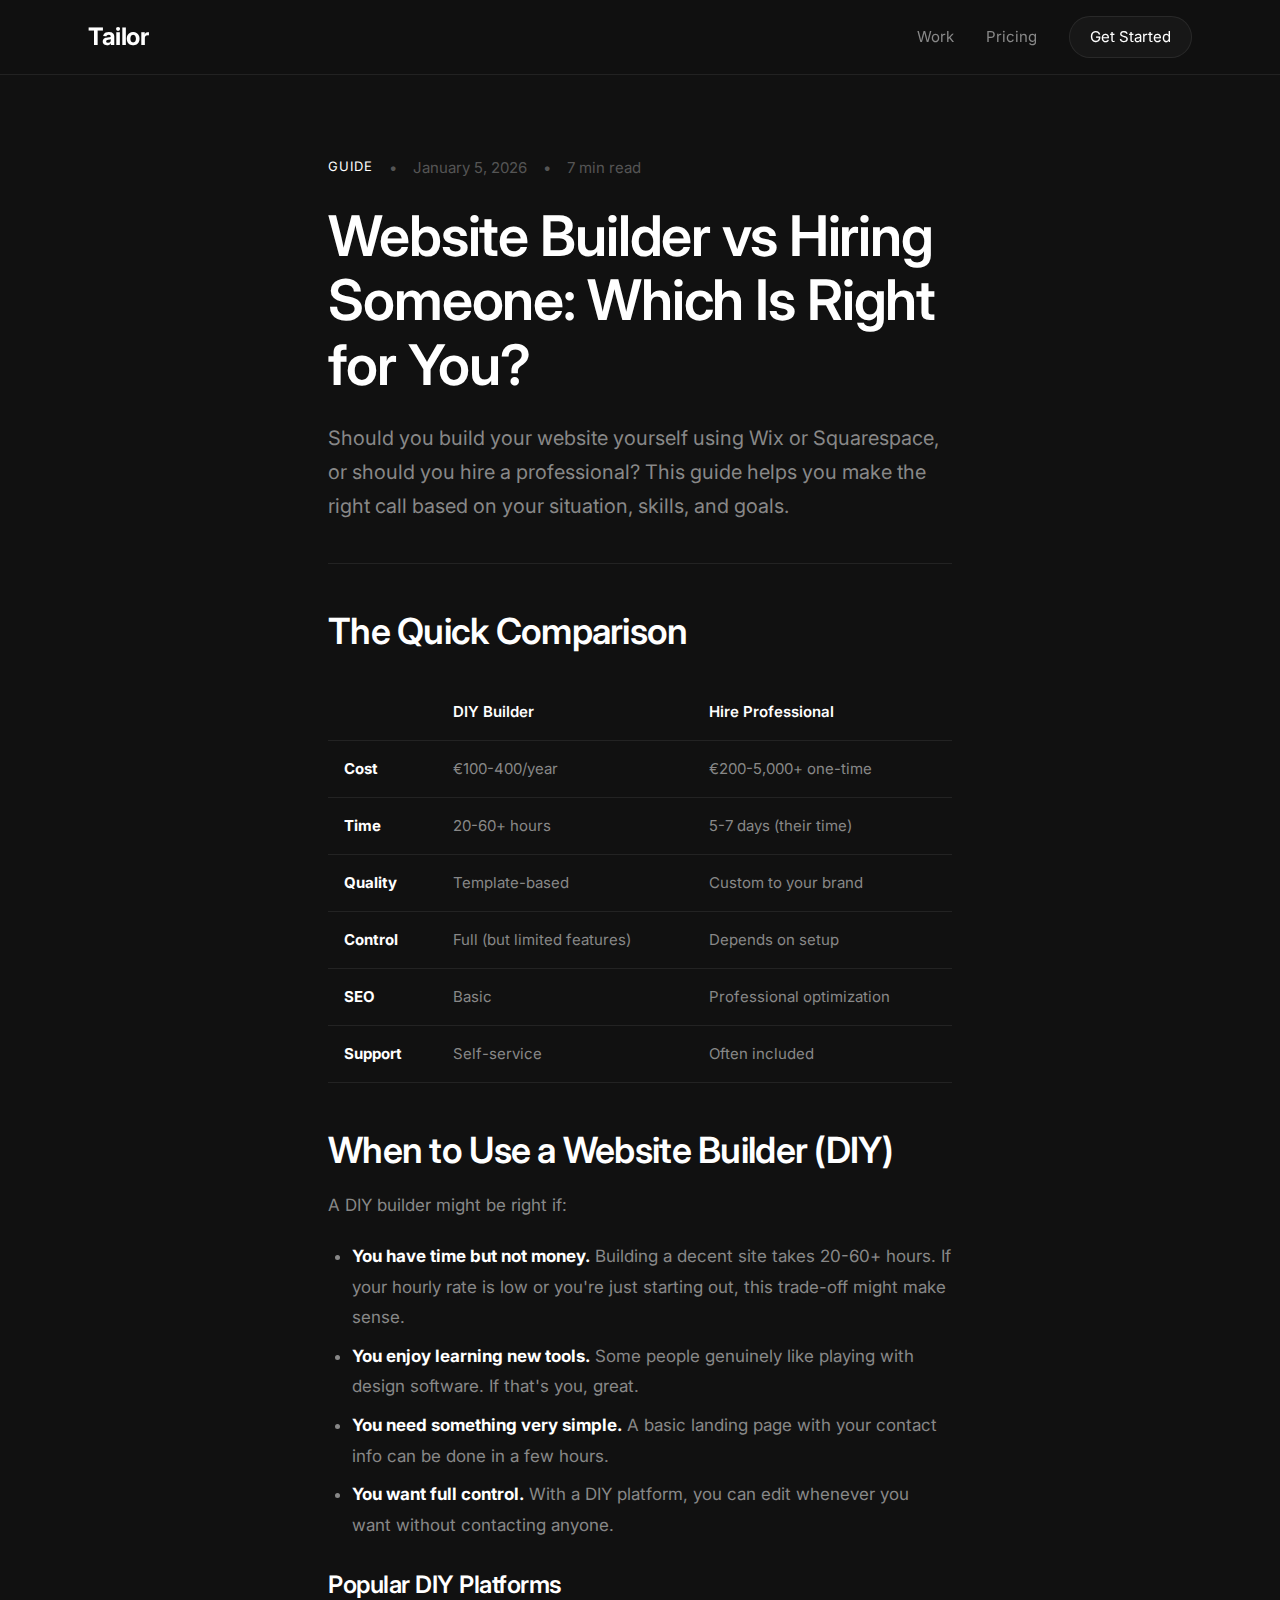
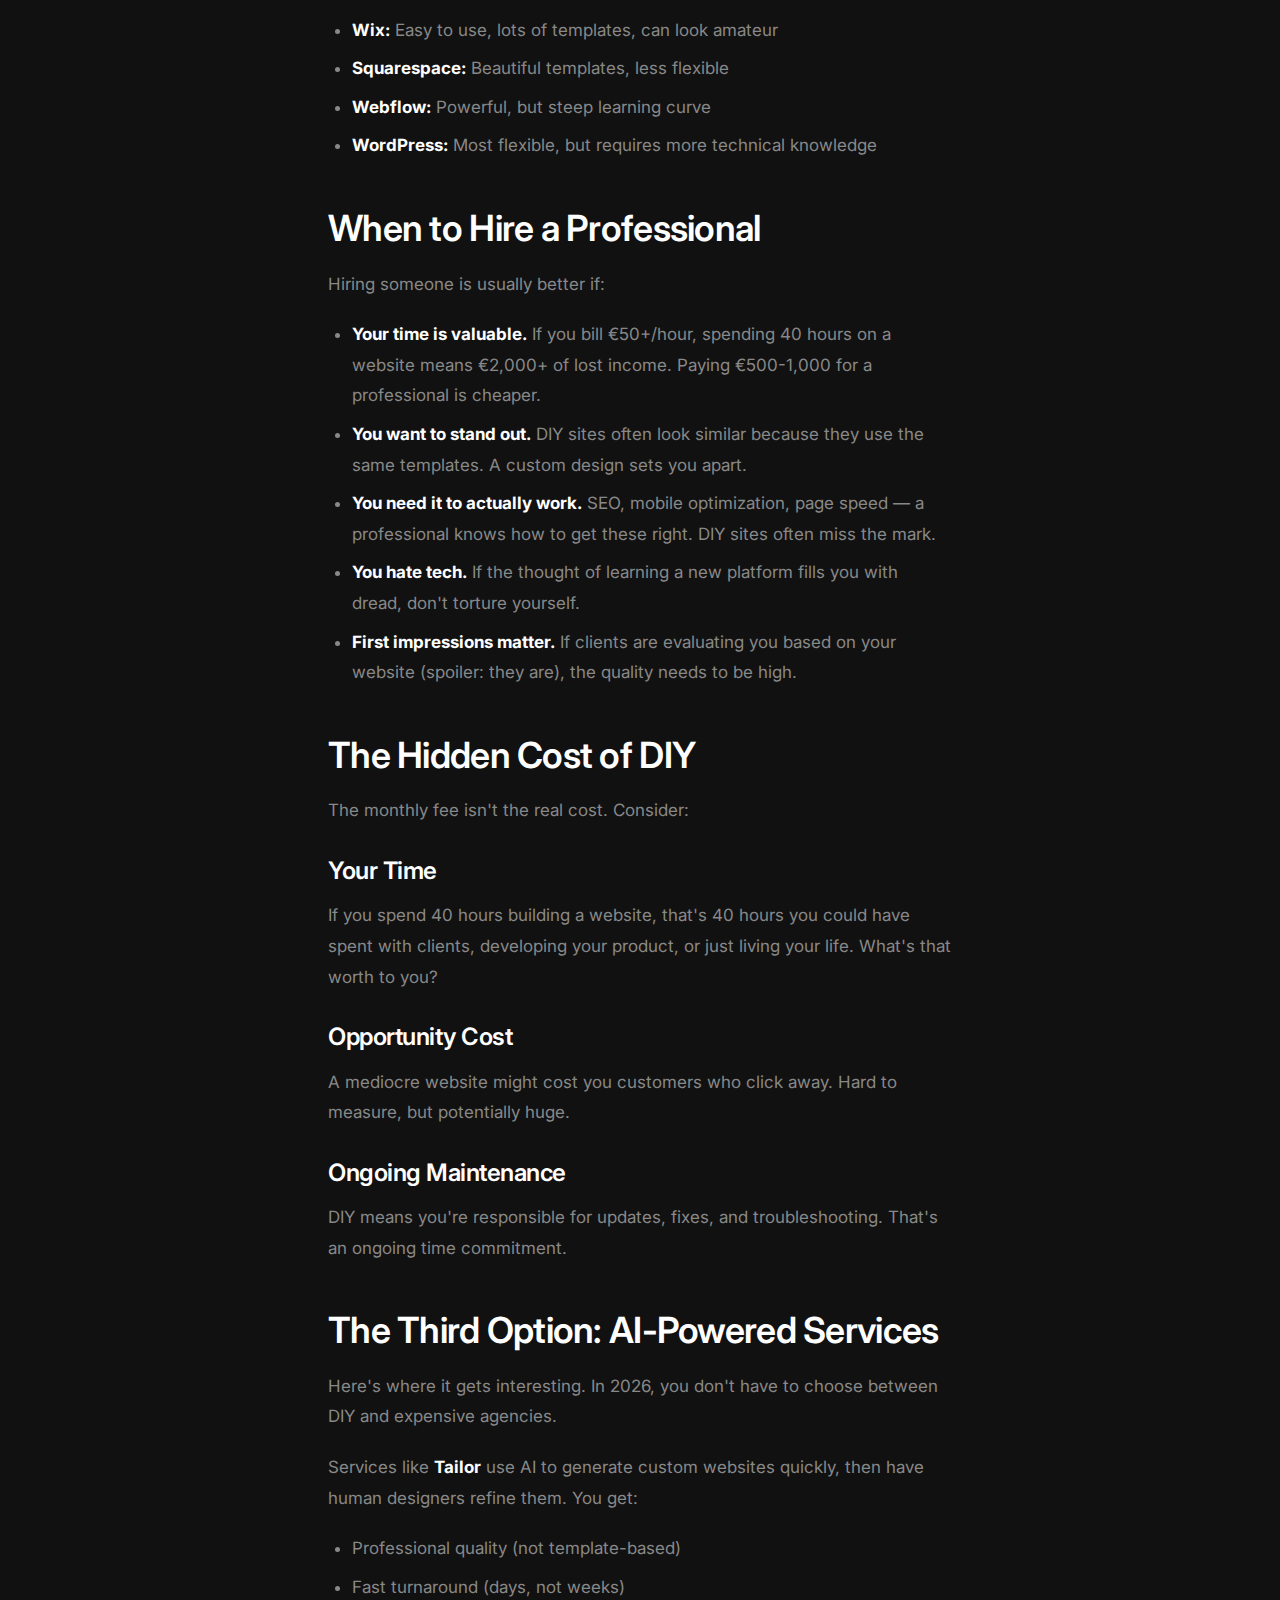
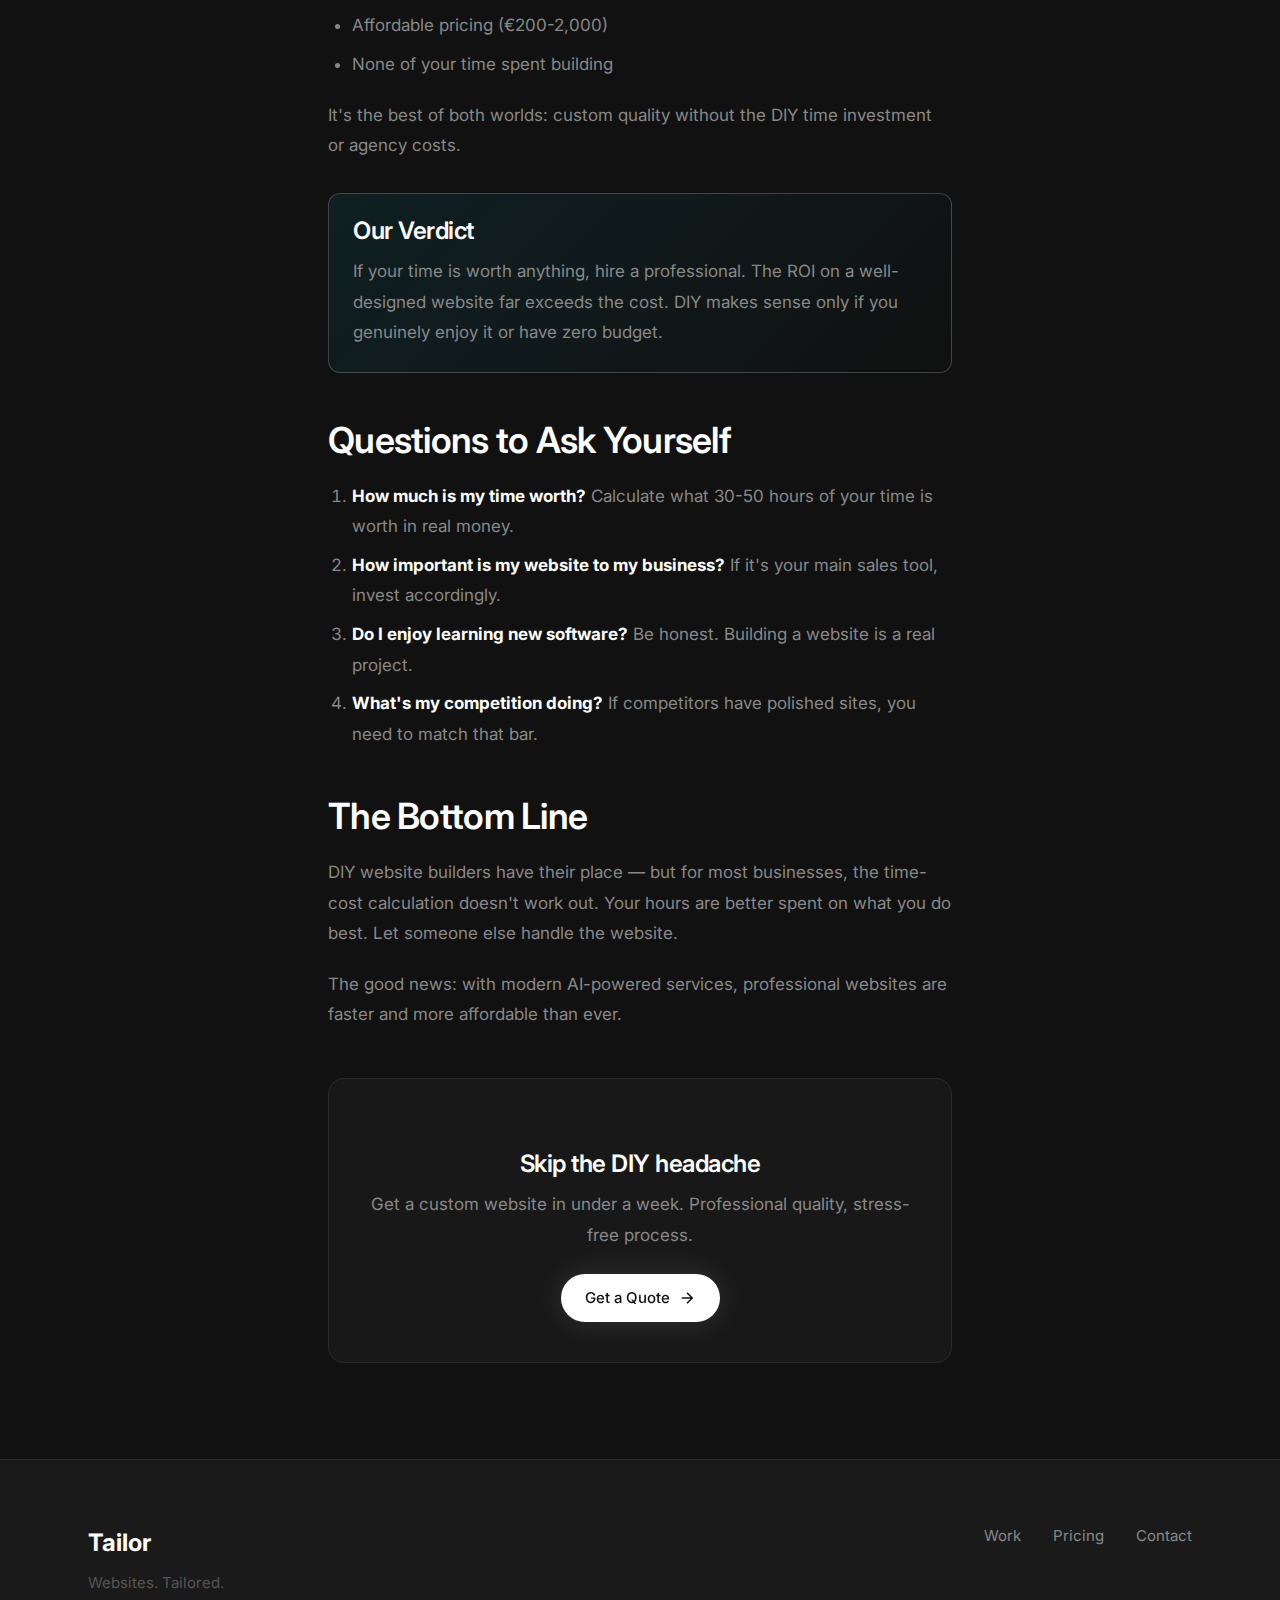
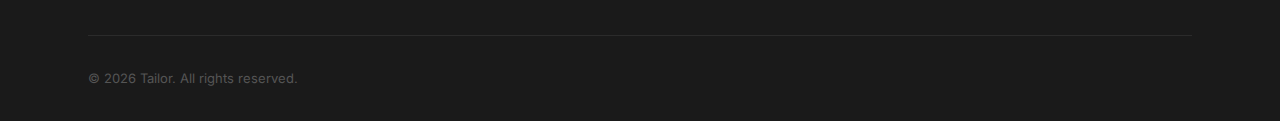
<file: blog/website-builder-vs-hiring-someone.html>
<!DOCTYPE html>
<html lang="en">

<head>
    <meta charset="UTF-8">
    <meta name="viewport" content="width=device-width, initial-scale=1.0">
    <meta name="description"
        content="Website builder vs hiring a designer: which is right for your business? We compare DIY platforms to professional web design services to help you decide.">
    <meta name="theme-color" content="#0a0a0f">
    <meta name="robots" content="index, follow">

    <title>Website Builder vs Hiring Someone: Which Is Right for You? | Tailor</title>

    <link rel="preconnect" href="https://fonts.googleapis.com">
    <link rel="preconnect" href="https://fonts.gstatic.com" crossorigin>
    <link href="https://fonts.googleapis.com/css2?family=Inter:wght@400;500;600;700&display=swap" rel="stylesheet">

    <link rel="stylesheet" href="../styles.css">
    <style>
        .blog-article {
            padding: calc(var(--space-24) + 60px) 0 var(--space-24);
        }

        .blog-container {
            max-width: 720px;
            margin: 0 auto;
            padding: 0 var(--gutter);
        }

        .blog-meta {
            display: flex;
            gap: var(--space-4);
            margin-bottom: var(--space-6);
            font-size: var(--text-sm);
            color: var(--text-muted);
        }

        .blog-category {
            color: var(--accent);
            text-transform: uppercase;
            letter-spacing: 0.08em;
            font-size: var(--text-xs);
        }

        .blog-title {
            font-size: var(--text-3xl);
            margin-bottom: var(--space-6);
            line-height: 1.15;
        }

        .blog-intro {
            font-size: var(--text-lg);
            color: var(--text-secondary);
            line-height: 1.7;
            margin-bottom: var(--space-10);
            padding-bottom: var(--space-10);
            border-bottom: 1px solid var(--border);
        }

        .blog-content h2 {
            font-size: var(--text-2xl);
            margin-top: var(--space-12);
            margin-bottom: var(--space-5);
        }

        .blog-content h3 {
            font-size: var(--text-xl);
            margin-top: var(--space-8);
            margin-bottom: var(--space-4);
        }

        .blog-content p {
            color: var(--text-secondary);
            line-height: 1.8;
            margin-bottom: var(--space-5);
        }

        .blog-content ul,
        .blog-content ol {
            color: var(--text-secondary);
            line-height: 1.8;
            margin-bottom: var(--space-5);
            padding-left: var(--space-6);
        }

        .blog-content li {
            margin-bottom: var(--space-2);
        }

        .blog-content strong {
            color: var(--text-primary);
        }

        .comparison-table {
            width: 100%;
            border-collapse: collapse;
            margin: var(--space-8) 0;
        }

        .comparison-table th,
        .comparison-table td {
            padding: var(--space-4);
            text-align: left;
            border-bottom: 1px solid var(--border);
        }

        .comparison-table th {
            color: var(--text-primary);
            font-weight: 600;
            font-size: var(--text-sm);
        }

        .comparison-table td {
            color: var(--text-secondary);
            font-size: var(--text-sm);
        }

        .verdict-box {
            background: linear-gradient(135deg, rgba(0, 212, 255, 0.08), transparent);
            border: 1px solid var(--border-accent);
            border-radius: 12px;
            padding: var(--space-6);
            margin: var(--space-8) 0;
        }

        .verdict-box h3 {
            color: var(--accent);
            margin-top: 0;
            margin-bottom: var(--space-3);
        }

        .verdict-box p {
            margin-bottom: 0;
        }

        .blog-cta {
            background: var(--bg-card);
            border: 1px solid var(--border);
            border-radius: 16px;
            padding: var(--space-10);
            text-align: center;
            margin-top: var(--space-12);
        }

        .blog-cta h3 {
            font-size: var(--text-xl);
            margin-bottom: var(--space-3);
        }

        .blog-cta p {
            color: var(--text-secondary);
            margin-bottom: var(--space-6);
        }
    </style>
</head>

<body>
    <!-- Navigation -->
    <nav class="nav scrolled" id="nav" role="navigation">
        <div class="nav-container">
            <a href="../index.html" class="nav-logo">Tailor</a>
            <div class="nav-links">
                <a href="../index.html#portfolio">Work</a>
                <a href="../index.html#pricing">Pricing</a>
                <a href="../index.html#contact" class="nav-cta">Get Started</a>
            </div>
        </div>
    </nav>

    <main>
        <article class="blog-article">
            <div class="blog-container">
                <div class="blog-meta">
                    <span class="blog-category">Guide</span>
                    <span>•</span>
                    <time datetime="2026-01-05">January 5, 2026</time>
                    <span>•</span>
                    <span>7 min read</span>
                </div>

                <h1 class="blog-title">Website Builder vs Hiring Someone: Which Is Right for You?</h1>

                <p class="blog-intro">
                    Should you build your website yourself using Wix or Squarespace, or should you hire a professional?
                    This guide helps you make the right call based on your situation, skills, and goals.
                </p>

                <div class="blog-content">
                    <h2>The Quick Comparison</h2>

                    <table class="comparison-table">
                        <tr>
                            <th></th>
                            <th>DIY Builder</th>
                            <th>Hire Professional</th>
                        </tr>
                        <tr>
                            <td><strong>Cost</strong></td>
                            <td>€100-400/year</td>
                            <td>€200-5,000+ one-time</td>
                        </tr>
                        <tr>
                            <td><strong>Time</strong></td>
                            <td>20-60+ hours</td>
                            <td>5-7 days (their time)</td>
                        </tr>
                        <tr>
                            <td><strong>Quality</strong></td>
                            <td>Template-based</td>
                            <td>Custom to your brand</td>
                        </tr>
                        <tr>
                            <td><strong>Control</strong></td>
                            <td>Full (but limited features)</td>
                            <td>Depends on setup</td>
                        </tr>
                        <tr>
                            <td><strong>SEO</strong></td>
                            <td>Basic</td>
                            <td>Professional optimization</td>
                        </tr>
                        <tr>
                            <td><strong>Support</strong></td>
                            <td>Self-service</td>
                            <td>Often included</td>
                        </tr>
                    </table>

                    <h2>When to Use a Website Builder (DIY)</h2>
                    <p>
                        A DIY builder might be right if:
                    </p>
                    <ul>
                        <li><strong>You have time but not money.</strong> Building a decent site takes 20-60+ hours. If
                            your hourly rate is low or you're just starting out, this trade-off might make sense.</li>
                        <li><strong>You enjoy learning new tools.</strong> Some people genuinely like playing with
                            design software. If that's you, great.</li>
                        <li><strong>You need something very simple.</strong> A basic landing page with your contact info
                            can be done in a few hours.</li>
                        <li><strong>You want full control.</strong> With a DIY platform, you can edit whenever you want
                            without contacting anyone.</li>
                    </ul>

                    <h3>Popular DIY Platforms</h3>
                    <ul>
                        <li><strong>Wix:</strong> Easy to use, lots of templates, can look amateur</li>
                        <li><strong>Squarespace:</strong> Beautiful templates, less flexible</li>
                        <li><strong>Webflow:</strong> Powerful, but steep learning curve</li>
                        <li><strong>WordPress:</strong> Most flexible, but requires more technical knowledge</li>
                    </ul>

                    <h2>When to Hire a Professional</h2>
                    <p>
                        Hiring someone is usually better if:
                    </p>
                    <ul>
                        <li><strong>Your time is valuable.</strong> If you bill €50+/hour, spending 40 hours on a
                            website means €2,000+ of lost income. Paying €500-1,000 for a professional is cheaper.</li>
                        <li><strong>You want to stand out.</strong> DIY sites often look similar because they use the
                            same templates. A custom design sets you apart.</li>
                        <li><strong>You need it to actually work.</strong> SEO, mobile optimization, page speed — a
                            professional knows how to get these right. DIY sites often miss the mark.</li>
                        <li><strong>You hate tech.</strong> If the thought of learning a new platform fills you with
                            dread, don't torture yourself.</li>
                        <li><strong>First impressions matter.</strong> If clients are evaluating you based on your
                            website (spoiler: they are), the quality needs to be high.</li>
                    </ul>

                    <h2>The Hidden Cost of DIY</h2>
                    <p>
                        The monthly fee isn't the real cost. Consider:
                    </p>

                    <h3>Your Time</h3>
                    <p>
                        If you spend 40 hours building a website, that's 40 hours you could have spent with clients,
                        developing your product, or just living your life. What's that worth to you?
                    </p>

                    <h3>Opportunity Cost</h3>
                    <p>
                        A mediocre website might cost you customers who click away. Hard to measure, but potentially
                        huge.
                    </p>

                    <h3>Ongoing Maintenance</h3>
                    <p>
                        DIY means you're responsible for updates, fixes, and troubleshooting. That's an ongoing time
                        commitment.
                    </p>

                    <h2>The Third Option: AI-Powered Services</h2>
                    <p>
                        Here's where it gets interesting. In 2026, you don't have to choose between DIY and expensive
                        agencies.
                    </p>
                    <p>
                        Services like <strong>Tailor</strong> use AI to generate custom websites quickly, then have
                        human designers refine them. You get:
                    </p>
                    <ul>
                        <li>Professional quality (not template-based)</li>
                        <li>Fast turnaround (days, not weeks)</li>
                        <li>Affordable pricing (€200-2,000)</li>
                        <li>None of your time spent building</li>
                    </ul>
                    <p>
                        It's the best of both worlds: custom quality without the DIY time investment or agency costs.
                    </p>

                    <div class="verdict-box">
                        <h3>Our Verdict</h3>
                        <p>
                            If your time is worth anything, hire a professional. The ROI on a well-designed website far
                            exceeds the cost. DIY makes sense only if you genuinely enjoy it or have zero budget.
                        </p>
                    </div>

                    <h2>Questions to Ask Yourself</h2>
                    <ol>
                        <li><strong>How much is my time worth?</strong> Calculate what 30-50 hours of your time is worth
                            in real money.</li>
                        <li><strong>How important is my website to my business?</strong> If it's your main sales tool,
                            invest accordingly.</li>
                        <li><strong>Do I enjoy learning new software?</strong> Be honest. Building a website is a real
                            project.</li>
                        <li><strong>What's my competition doing?</strong> If competitors have polished sites, you need
                            to match that bar.</li>
                    </ol>

                    <h2>The Bottom Line</h2>
                    <p>
                        DIY website builders have their place — but for most businesses, the time-cost calculation
                        doesn't work out. Your hours are better spent on what you do best. Let someone else handle the
                        website.
                    </p>
                    <p>
                        The good news: with modern AI-powered services, professional websites are faster and more
                        affordable than ever.
                    </p>

                    <div class="blog-cta">
                        <h3>Skip the DIY headache</h3>
                        <p>Get a custom website in under a week. Professional quality, stress-free process.</p>
                        <a href="../index.html#contact" class="btn btn-primary">
                            <span>Get a Quote</span>
                            <svg width="18" height="18" viewBox="0 0 24 24" fill="none" stroke="currentColor"
                                stroke-width="2">
                                <path d="M5 12h14M12 5l7 7-7 7" />
                            </svg>
                        </a>
                    </div>
                </div>
            </div>
        </article>
    </main>

    <!-- Footer -->
    <footer class="footer">
        <div class="container">
            <div class="footer-content">
                <div class="footer-brand">
                    <a href="../index.html" class="footer-logo">Tailor</a>
                    <p>Websites. Tailored.</p>
                </div>
                <nav class="footer-links">
                    <a href="../index.html#portfolio">Work</a>
                    <a href="../index.html#pricing">Pricing</a>
                    <a href="../index.html#contact">Contact</a>
                </nav>
            </div>
            <div class="footer-bottom">
                <p>&copy; 2026 Tailor. All rights reserved.</p>
            </div>
        </div>
    </footer>
</body>

</html>
</file>
<file: styles.css>
/* ============================================
   TAILOR - Simplified Design System
   Clean Grey Theme with Snappy Animations
   ============================================ */

:root {
    /* Colors - Clean grey palette */
    --bg-primary: #111111;
    --bg-secondary: #1a1a1a;
    --bg-card: rgba(255, 255, 255, 0.03);
    --bg-card-hover: rgba(255, 255, 255, 0.06);
    --accent: #ffffff;
    --accent-soft: #a0a0a0;
    --accent-glow: rgba(255, 255, 255, 0.12);
    --text-primary: #ffffff;
    --text-secondary: #888888;
    --text-muted: #555555;
    --border: rgba(255, 255, 255, 0.08);
    --border-accent: rgba(255, 255, 255, 0.2);
    --success: #10b981;
    --whatsapp: #25d366;

    /* Typography */
    --font: 'Inter', system-ui, -apple-system, sans-serif;
    --text-xs: clamp(0.75rem, 0.7rem + 0.2vw, 0.8125rem);
    --text-sm: clamp(0.875rem, 0.82rem + 0.25vw, 0.9375rem);
    --text-base: clamp(1rem, 0.95rem + 0.25vw, 1.0625rem);
    --text-lg: clamp(1.125rem, 1.05rem + 0.35vw, 1.25rem);
    --text-xl: clamp(1.25rem, 1.1rem + 0.7vw, 1.5rem);
    --text-2xl: clamp(1.5rem, 1.2rem + 1.5vw, 2.25rem);
    --text-3xl: clamp(2rem, 1.4rem + 3vw, 3.5rem);
    --text-4xl: clamp(2.5rem, 1.6rem + 4.5vw, 5rem);

    /* Spacing */
    --space-1: 0.25rem;
    --space-2: 0.5rem;
    --space-3: 0.75rem;
    --space-4: 1rem;
    --space-5: 1.25rem;
    --space-6: 1.5rem;
    --space-8: 2rem;
    --space-10: 2.5rem;
    --space-12: 3rem;
    --space-16: 4rem;
    --space-20: 5rem;
    --space-24: 6rem;
    --space-32: 8rem;

    /* Layout */
    --container: 1200px;
    --gutter: clamp(1.25rem, 4vw, 3rem);

    /* Motion - SNAPPY (200fps feel) */
    --ease: cubic-bezier(0.2, 0, 0, 1);
    --ease-out: cubic-bezier(0.22, 1, 0.36, 1);
    --duration: 0.12s;
    --duration-fast: 0.06s;
}

/* Reset */
*,
*::before,
*::after {
    box-sizing: border-box;
    margin: 0;
    padding: 0;
}

html {
    scroll-behavior: smooth;
    -webkit-font-smoothing: antialiased;
}

body {
    font-family: var(--font);
    font-size: var(--text-base);
    line-height: 1.6;
    color: var(--text-primary);
    background: var(--bg-primary);
    overflow-x: hidden;
}

@media (prefers-reduced-motion: reduce) {

    *,
    *::before,
    *::after {
        animation-duration: 0.01ms !important;
        transition-duration: 0.01ms !important;
    }

    html {
        scroll-behavior: auto;
    }
}

:focus {
    outline: none;
}

:focus-visible {
    outline: 2px solid var(--accent);
    outline-offset: 2px;
}

body.using-mouse :focus {
    outline: none;
}

.skip-link {
    position: absolute;
    top: -100%;
    left: 50%;
    transform: translateX(-50%);
    padding: var(--space-3) var(--space-5);
    background: var(--accent);
    color: var(--bg-primary);
    font-weight: 600;
    border-radius: 6px;
    z-index: 9999;
    transition: top var(--duration);
}

.skip-link:focus {
    top: var(--space-4);
}

.container {
    width: 100%;
    max-width: var(--container);
    margin: 0 auto;
    padding: 0 var(--gutter);
}

h1,
h2,
h3,
h4 {
    font-weight: 600;
    line-height: 1.1;
    letter-spacing: -0.02em;
}

.text-accent {
    color: var(--accent-soft);
}

a {
    color: inherit;
    text-decoration: none;
}

/* ============================================
   BUTTONS - Snappy
   ============================================ */

.btn {
    display: inline-flex;
    align-items: center;
    gap: var(--space-2);
    padding: var(--space-3) var(--space-6);
    font-family: var(--font);
    font-size: var(--text-sm);
    font-weight: 500;
    border: none;
    border-radius: 100px;
    cursor: pointer;
    transition: transform var(--duration) var(--ease),
        box-shadow var(--duration) var(--ease),
        background var(--duration-fast),
        border-color var(--duration-fast);
    will-change: transform;
}

.btn svg {
    width: 18px;
    height: 18px;
    transition: transform var(--duration) var(--ease);
}

.btn:hover svg {
    transform: translateX(4px);
}

.btn-primary {
    background: var(--text-primary);
    color: var(--bg-primary);
    box-shadow: 0 0 30px var(--accent-glow);
}

.btn-primary:hover {
    transform: translateY(-2px);
    box-shadow: 0 0 40px var(--accent-glow);
}

.btn-primary:active {
    transform: translateY(0);
}

.btn-primary.success {
    background: var(--success);
    box-shadow: 0 0 30px rgba(16, 185, 129, 0.3);
}

.btn-secondary {
    background: var(--bg-card);
    color: var(--text-primary);
    border: 1px solid var(--border);
}

.btn-secondary:hover {
    background: var(--bg-card-hover);
    border-color: var(--border-accent);
}

/* ============================================
   NAVIGATION - Snappy
   ============================================ */

.nav {
    position: fixed;
    top: 0;
    left: 0;
    right: 0;
    z-index: 1000;
    padding: var(--space-5) 0;
    transition: background var(--duration),
        backdrop-filter var(--duration),
        padding var(--duration);
}

.nav.scrolled,
.nav-scrolled-always {
    background: rgba(17, 17, 17, 0.95);
    backdrop-filter: blur(20px);
    -webkit-backdrop-filter: blur(20px);
    padding: var(--space-4) 0;
    border-bottom: 1px solid var(--border);
}

.nav-container {
    max-width: var(--container);
    margin: 0 auto;
    padding: 0 var(--gutter);
    display: flex;
    justify-content: space-between;
    align-items: center;
}

.nav-logo {
    font-size: var(--text-xl);
    font-weight: 700;
    letter-spacing: -0.02em;
}

.nav-links {
    display: flex;
    align-items: center;
    gap: var(--space-8);
}

.nav-links a {
    font-size: var(--text-sm);
    color: var(--text-secondary);
    transition: color var(--duration-fast);
}

.nav-links a:hover,
.nav-links a.active {
    color: var(--text-primary);
}

.nav-cta {
    padding: var(--space-2) var(--space-5) !important;
    background: var(--bg-card);
    border: 1px solid var(--border);
    border-radius: 100px;
    color: var(--text-primary) !important;
}

.nav-cta:hover {
    border-color: var(--border-accent);
    background: var(--bg-card-hover);
}

@media (max-width: 768px) {
    .nav-links a:not(.nav-cta) {
        display: none;
    }
}

/* ============================================
   HERO - Snappy animations
   ============================================ */

.hero {
    position: relative;
    min-height: 100vh;
    min-height: 100dvh;
    display: flex;
    align-items: center;
    justify-content: center;
    overflow: hidden;
}

.hero-canvas {
    position: absolute;
    inset: 0;
    width: 100%;
    height: 100%;
    z-index: 0;
}

.hero-content {
    position: relative;
    z-index: 1;
    text-align: center;
    padding: var(--space-8);
    max-width: 900px;
    text-shadow: 0 2px 20px rgba(0, 0, 0, 0.95), 0 0 60px rgba(0, 0, 0, 0.8), 0 0 120px rgba(0, 0, 0, 0.6);
}

.hero-title {
    font-size: var(--text-4xl);
    font-weight: 700;
    letter-spacing: -0.03em;
    margin-bottom: var(--space-6);
    opacity: 0;
    animation: heroReveal 0.4s var(--ease) 0.05s forwards;
    text-shadow: 0 2px 30px rgba(0, 0, 0, 0.95), 0 0 80px rgba(0, 0, 0, 0.7);
}

.hero-title span {
    display: block;
}

@keyframes heroReveal {
    from {
        opacity: 0;
        transform: translateY(16px);
    }

    to {
        opacity: 1;
        transform: translateY(0);
    }
}

.hero-subtitle {
    font-size: var(--text-xl);
    color: var(--text-secondary);
    line-height: 1.6;
    margin-bottom: var(--space-8);
    opacity: 0;
    animation: heroReveal 0.4s var(--ease) 0.1s forwards;
    text-shadow: 0 2px 30px rgba(0, 0, 0, 0.95), 0 0 80px rgba(0, 0, 0, 0.7);
}

.hero-ctas {
    display: flex;
    gap: var(--space-4);
    justify-content: center;
    flex-wrap: wrap;
    margin-bottom: var(--space-12);
    opacity: 0;
    animation: heroReveal 0.4s var(--ease) 0.15s forwards;
}

.hero-stats {
    display: flex;
    justify-content: center;
    gap: var(--space-12);
    flex-wrap: wrap;
    opacity: 0;
    animation: heroReveal 0.4s var(--ease) 0.2s forwards;
}

.stat {
    text-align: center;
}

.stat-number {
    display: block;
    font-size: var(--text-2xl);
    font-weight: 700;
    color: var(--text-primary);
}

.stat-label {
    font-size: var(--text-xs);
    color: var(--text-muted);
    text-transform: uppercase;
    letter-spacing: 0.08em;
}

.hero-scroll {
    position: absolute;
    bottom: var(--space-10);
    left: 50%;
    transform: translateX(-50%);
    display: flex;
    flex-direction: column;
    align-items: center;
    gap: var(--space-3);
    color: var(--text-muted);
    font-size: var(--text-xs);
    letter-spacing: 0.1em;
    text-transform: uppercase;
    opacity: 0;
    animation: heroReveal 0.4s var(--ease) 0.25s forwards;
}

.hero-scroll::after {
    content: '';
    width: 1px;
    height: 32px;
    background: linear-gradient(to bottom, var(--text-muted), transparent);
    animation: scrollPulse 1.5s ease-in-out infinite;
}

@keyframes scrollPulse {

    0%,
    100% {
        opacity: 0.3;
        transform: scaleY(1);
    }

    50% {
        opacity: 0.8;
        transform: scaleY(1.1);
    }
}

@media (max-width: 640px) {
    .hero-stats {
        gap: var(--space-8);
    }

    .stat-number {
        font-size: var(--text-xl);
    }
}

/* ============================================
   PAGE HERO (for subpages)
   ============================================ */

.page-hero {
    padding: calc(var(--space-32) + 80px) 0 var(--space-16);
    text-align: center;
}

.page-title,
.page-hero-title {
    font-size: var(--text-3xl);
    margin-bottom: var(--space-4);
}

.page-subtitle,
.page-hero-subtitle {
    font-size: var(--text-lg);
    color: var(--text-secondary);
    max-width: 540px;
    margin: 0 auto;
}

/* ============================================
   PORTFOLIO GRID
   ============================================ */

.portfolio-grid {
    display: grid;
    grid-template-columns: repeat(2, 1fr);
    gap: var(--space-8);
    max-width: 1100px;
    margin: 0 auto;
}

.portfolio-card {
    background: var(--bg-card);
    border: 1px solid var(--border);
    border-radius: 16px;
    overflow: hidden;
    transition: transform var(--duration) var(--ease), border-color var(--duration), background var(--duration);
}

.portfolio-card:hover {
    transform: translateY(-4px);
    border-color: var(--border-accent);
    background: var(--bg-card-hover);
}

.portfolio-card--link {
    display: block;
    text-decoration: none;
    color: inherit;
    cursor: pointer;
}

.portfolio-info {
    padding: var(--space-8);
}

.portfolio-tag {
    display: inline-block;
    font-size: var(--text-xs);
    color: var(--text-muted);
    padding: var(--space-1) var(--space-3);
    border: 1px solid var(--border);
    border-radius: 100px;
    margin-bottom: var(--space-4);
}

.portfolio-info h3 {
    font-size: var(--text-2xl);
    margin-bottom: var(--space-3);
    letter-spacing: -0.02em;
}

.portfolio-info p {
    font-size: var(--text-sm);
    color: var(--text-secondary);
    line-height: 1.7;
    margin-bottom: var(--space-6);
}

.portfolio-link-text {
    display: inline-flex;
    align-items: center;
    gap: var(--space-2);
    font-size: var(--text-sm);
    color: var(--accent-soft);
    transition: color var(--duration);
}

.portfolio-card:hover .portfolio-link-text {
    color: var(--accent);
}

.portfolio-link-text svg {
    transition: transform var(--duration) var(--ease);
}

.portfolio-card:hover .portfolio-link-text svg {
    transform: translate(2px, -2px);
}

@media (max-width: 768px) {
    .portfolio-grid {
        grid-template-columns: 1fr;
    }
}

/* ============================================
   SECTIONS
   ============================================ */

.section {
    padding: var(--space-24) 0;
}

.section-alt {
    background: var(--bg-secondary);
}

.section-header {
    text-align: center;
    margin-bottom: var(--space-16);
}

.section-label {
    display: block;
    font-size: var(--text-xs);
    color: var(--accent-soft);
    text-transform: uppercase;
    letter-spacing: 0.12em;
    margin-bottom: var(--space-4);
}

.section-title {
    font-size: var(--text-3xl);
    margin-bottom: var(--space-4);
}

.section-subtitle {
    font-size: var(--text-lg);
    color: var(--text-secondary);
    max-width: 540px;
    margin: 0 auto;
}

/* Reveal - SNAPPY */
.reveal {
    opacity: 0;
    transform: translateY(12px);
    transition: opacity 0.25s var(--ease), transform 0.25s var(--ease);
}

.reveal.visible {
    opacity: 1;
    transform: translateY(0);
}

.reveal-stagger .reveal:nth-child(1) {
    transition-delay: 0s;
}

.reveal-stagger .reveal:nth-child(2) {
    transition-delay: 0.04s;
}

.reveal-stagger .reveal:nth-child(3) {
    transition-delay: 0.08s;
}

.reveal-stagger .reveal:nth-child(4) {
    transition-delay: 0.12s;
}

.reveal-stagger .reveal:nth-child(5) {
    transition-delay: 0.16s;
}

/* ============================================
   FAQ
   ============================================ */

.faq-grid {
    display: grid;
    grid-template-columns: repeat(auto-fit, minmax(320px, 1fr));
    gap: var(--space-6);
}

.faq-item {
    padding: var(--space-6);
    background: var(--bg-card);
    border: 1px solid var(--border);
    border-radius: 12px;
    transition: border-color var(--duration);
}

.faq-item:hover {
    border-color: var(--border-accent);
}

.faq-item h3 {
    font-size: var(--text-lg);
    margin-bottom: var(--space-3);
}

.faq-item p {
    font-size: var(--text-sm);
    color: var(--text-secondary);
    line-height: 1.6;
}

/* ============================================
   MAINTENANCE PLANS
   ============================================ */

.maintenance-grid {
    display: grid;
    grid-template-columns: repeat(auto-fit, minmax(280px, 1fr));
    gap: var(--space-6);
    max-width: 960px;
    margin: 0 auto;
}

.maintenance-card {
    position: relative;
    padding: var(--space-8);
    background: var(--bg-card);
    border: 1px solid var(--border);
    border-radius: 16px;
    text-align: center;
    transition: border-color var(--duration), transform var(--duration) var(--ease);
}

.maintenance-card:hover {
    border-color: var(--border-accent);
    transform: translateY(-4px);
}

.maintenance-popular {
    border-color: var(--border-accent);
    background: linear-gradient(135deg, rgba(255, 255, 255, 0.04), transparent);
}

.maintenance-badge {
    position: absolute;
    top: 0;
    left: 50%;
    transform: translate(-50%, -50%);
    padding: var(--space-2) var(--space-4);
    background: var(--text-primary);
    color: var(--bg-primary);
    font-size: var(--text-xs);
    font-weight: 600;
    border-radius: 100px;
}

.maintenance-price {
    font-size: var(--text-2xl);
    font-weight: 700;
    margin-bottom: var(--space-2);
}

.maintenance-price span {
    font-size: var(--text-sm);
    font-weight: 400;
    color: var(--text-muted);
}

.maintenance-card h3 {
    font-size: var(--text-xl);
    margin-bottom: var(--space-6);
}

.maintenance-card ul {
    list-style: none;
    text-align: left;
    margin-bottom: var(--space-8);
}

.maintenance-card li {
    padding: var(--space-2) 0;
    font-size: var(--text-sm);
    color: var(--text-secondary);
    display: flex;
    align-items: center;
    gap: var(--space-2);
}

.maintenance-card li::before {
    content: '✓';
    color: var(--accent-soft);
    font-size: var(--text-xs);
}

.maintenance-card .btn {
    width: 100%;
    justify-content: center;
}

/* ============================================
   SIMPLE CTA
   ============================================ */

.simple-cta {
    text-align: center;
    max-width: 540px;
    margin: 0 auto;
}

.simple-cta h2 {
    font-size: var(--text-2xl);
    margin-bottom: var(--space-4);
}

.simple-cta p {
    color: var(--text-secondary);
    margin-bottom: var(--space-8);
}

/* ============================================
   CTA SECTION
   ============================================ */

.section-cta {
    text-align: center;
    position: relative;
    overflow: hidden;
}

.cta-content {
    position: relative;
    z-index: 1;
}

.cta-title {
    font-size: var(--text-3xl);
    margin-bottom: var(--space-4);
}

.cta-subtitle {
    font-size: var(--text-lg);
    color: var(--text-secondary);
    margin-bottom: var(--space-8);
}

/* Security Badges */
.security-badges {
    display: flex;
    justify-content: center;
    gap: var(--space-8);
    flex-wrap: wrap;
    margin-bottom: var(--space-10);
}

.security-badge {
    display: flex;
    align-items: center;
    gap: var(--space-2);
    font-size: var(--text-xs);
    color: var(--text-muted);
}

.security-badge svg {
    width: 16px;
    height: 16px;
    color: var(--success);
}

.cta-form {
    max-width: 440px;
    margin: 0 auto var(--space-6);
}

.form-group {
    display: flex;
    gap: var(--space-3);
    padding: var(--space-2);
    background: var(--bg-card);
    border: 1px solid var(--border);
    border-radius: 100px;
    transition: border-color var(--duration);
}

.form-group:focus-within {
    border-color: var(--border-accent);
}

.form-group input {
    flex: 1;
    padding: var(--space-3) var(--space-5);
    background: transparent;
    border: none;
    color: var(--text-primary);
    font-family: var(--font);
    font-size: var(--text-base);
    outline: none;
}

.form-group input::placeholder {
    color: var(--text-muted);
}

.form-group input.error {
    color: #f87171;
}

.cta-privacy {
    font-size: var(--text-xs);
    color: var(--text-muted);
    margin-bottom: var(--space-4);
}

.cta-alt {
    font-size: var(--text-sm);
    color: var(--text-muted);
}

.whatsapp-link {
    color: var(--whatsapp);
    font-weight: 500;
    transition: opacity var(--duration-fast);
}

.whatsapp-link:hover {
    opacity: 0.8;
}

.cta-glow {
    position: absolute;
    bottom: -150px;
    left: 50%;
    transform: translateX(-50%);
    width: 600px;
    height: 400px;
    background: radial-gradient(ellipse, rgba(255, 255, 255, 0.08) 0%, transparent 70%);
    opacity: 0.5;
    pointer-events: none;
}

@media (max-width: 480px) {
    .form-group {
        flex-direction: column;
        border-radius: 16px;
        padding: var(--space-3);
    }

    .form-group input {
        text-align: center;
    }

    .form-group .btn {
        width: 100%;
        justify-content: center;
    }

    .security-badges {
        flex-direction: column;
        gap: var(--space-4);
    }
}

/* ============================================
   CURSOR GLOW TRAIL
   ============================================ */

.cursor-glow {
    position: fixed;
    width: 300px;
    height: 300px;
    border-radius: 50%;
    background: radial-gradient(circle, rgba(255, 255, 255, 0.06) 0%, transparent 70%);
    transform: translate(-50%, -50%);
    pointer-events: none;
    z-index: 9999;
    opacity: 0;
    transition: opacity 0.3s ease;
    will-change: transform;
}

.cursor-glow.visible {
    opacity: 1;
}

@media (max-width: 768px) {
    .cursor-glow {
        display: none;
    }
}

/* ============================================
   SECTION DIVIDERS
   ============================================ */

.section-divider {
    position: relative;
    height: 60px;
    display: flex;
    align-items: center;
    justify-content: center;
}

.section-divider::before {
    content: '';
    position: absolute;
    width: 6px;
    height: 6px;
    border-radius: 50%;
    background: #009cde;
    box-shadow:
        18px 4px 0 0 #46c8b2,
        -18px -2px 0 0 #f5d800,
        36px -1px 0 -1px #ff8b22,
        -36px 3px 0 -1px #ff6859,
        54px 2px 0 -2px #fc4d77,
        -54px -3px 0 -2px #009cde;
    opacity: 0.4;
}

/* ============================================
   PRICING CARDS
   ============================================ */

.pricing-grid {
    display: grid;
    grid-template-columns: repeat(3, 1fr);
    gap: var(--space-6);
    max-width: 1100px;
    margin: 0 auto;
    align-items: start;
}

.pricing-card {
    position: relative;
    padding: var(--space-8);
    background: var(--bg-card);
    border: 1px solid var(--border);
    border-radius: 16px;
    text-align: center;
    transition: transform var(--duration) var(--ease), border-color var(--duration);
}

.pricing-card:hover {
    transform: translateY(-4px);
    border-color: var(--border-accent);
}

.pricing-card--featured {
    border-color: var(--accent-soft);
    background: rgba(255, 255, 255, 0.05);
}

.pricing-badge {
    position: absolute;
    top: -12px;
    left: 50%;
    transform: translateX(-50%);
    padding: var(--space-1) var(--space-4);
    background: var(--accent);
    color: var(--bg-primary);
    font-size: var(--text-xs);
    font-weight: 600;
    border-radius: 100px;
    white-space: nowrap;
}

.pricing-label {
    display: block;
    font-size: var(--text-sm);
    color: var(--text-muted);
    text-transform: uppercase;
    letter-spacing: 0.1em;
    margin-bottom: var(--space-3);
}

.pricing-price {
    font-size: clamp(2.5rem, 5vw, 3.5rem);
    font-weight: 700;
    letter-spacing: -0.03em;
    margin-bottom: var(--space-3);
}

.pricing-plus {
    font-size: 0.5em;
    color: var(--text-muted);
}

.pricing-desc {
    color: var(--text-secondary);
    font-size: var(--text-sm);
    margin-bottom: var(--space-6);
}

.pricing-features {
    list-style: none;
    text-align: left;
    margin-bottom: var(--space-8);
}

.pricing-features li {
    padding: var(--space-2) 0;
    font-size: var(--text-sm);
    color: var(--text-secondary);
    display: flex;
    align-items: center;
    gap: var(--space-2);
}

.pricing-features li::before {
    content: '✓';
    color: var(--accent-soft);
    font-size: var(--text-xs);
    flex-shrink: 0;
}

.pricing-card .btn {
    width: 100%;
    justify-content: center;
}

@media (max-width: 900px) {
    .pricing-grid {
        grid-template-columns: 1fr;
        max-width: 400px;
    }
}

/* ============================================
   TESTIMONIALS
   ============================================ */

.testimonials-grid {
    display: grid;
    grid-template-columns: repeat(3, 1fr);
    gap: var(--space-6);
    max-width: 1100px;
    margin: 0 auto;
}

.testimonial-card {
    padding: var(--space-8);
    background: var(--bg-card);
    border: 1px solid var(--border);
    border-radius: 16px;
    transition: transform var(--duration) var(--ease), border-color var(--duration);
}

.testimonial-card:hover {
    transform: translateY(-4px);
    border-color: var(--border-accent);
}

.testimonial-stars {
    color: #f5d800;
    font-size: var(--text-base);
    margin-bottom: var(--space-4);
    letter-spacing: 2px;
}

.testimonial-quote {
    color: var(--text-secondary);
    font-size: var(--text-sm);
    line-height: 1.7;
    margin-bottom: var(--space-6);
    font-style: italic;
}

.testimonial-author {
    display: flex;
    flex-direction: column;
    gap: var(--space-1);
}

.testimonial-name {
    font-weight: 600;
    font-size: var(--text-sm);
}

.testimonial-role {
    font-size: var(--text-xs);
    color: var(--text-muted);
}

@media (max-width: 900px) {
    .testimonials-grid {
        grid-template-columns: 1fr;
        max-width: 500px;
    }
}

/* ============================================
   WHATSAPP FLOATING BUTTON
   ============================================ */

.whatsapp-float {
    position: fixed;
    bottom: var(--space-6);
    right: var(--space-6);
    width: 60px;
    height: 60px;
    background: var(--whatsapp);
    border-radius: 50%;
    display: flex;
    align-items: center;
    justify-content: center;
    box-shadow: 0 4px 20px rgba(37, 211, 102, 0.4);
    z-index: 999;
    transition: transform var(--duration) var(--ease), box-shadow var(--duration);
}

.whatsapp-float:hover {
    transform: scale(1.1);
    box-shadow: 0 6px 30px rgba(37, 211, 102, 0.5);
}

.whatsapp-float svg {
    width: 28px;
    height: 28px;
    color: white;
}

@media (max-width: 768px) {
    .whatsapp-float {
        width: 52px;
        height: 52px;
        bottom: var(--space-5);
        right: var(--space-5);
    }

    .whatsapp-float svg {
        width: 24px;
        height: 24px;
    }
}

/* ============================================
   FOOTER
   ============================================ */

.footer {
    padding: var(--space-16) 0 var(--space-8);
    background: var(--bg-secondary);
    border-top: 1px solid var(--border);
}

.footer-content {
    display: flex;
    justify-content: space-between;
    align-items: flex-start;
    margin-bottom: var(--space-10);
}

.footer-logo {
    font-size: var(--text-xl);
    font-weight: 700;
}

.footer-brand p {
    color: var(--text-muted);
    font-size: var(--text-sm);
    margin-top: var(--space-2);
}

.footer-links {
    display: flex;
    gap: var(--space-8);
}

.footer-links a {
    font-size: var(--text-sm);
    color: var(--text-secondary);
    transition: color var(--duration-fast);
}

.footer-links a:hover {
    color: var(--text-primary);
}

.footer-bottom {
    padding-top: var(--space-8);
    border-top: 1px solid var(--border);
}

.footer-bottom p {
    font-size: var(--text-xs);
    color: var(--text-muted);
}

@media (max-width: 640px) {
    .footer-content {
        flex-direction: column;
        gap: var(--space-8);
    }

    .footer-links {
        flex-wrap: wrap;
        gap: var(--space-5);
    }
}
</file>
